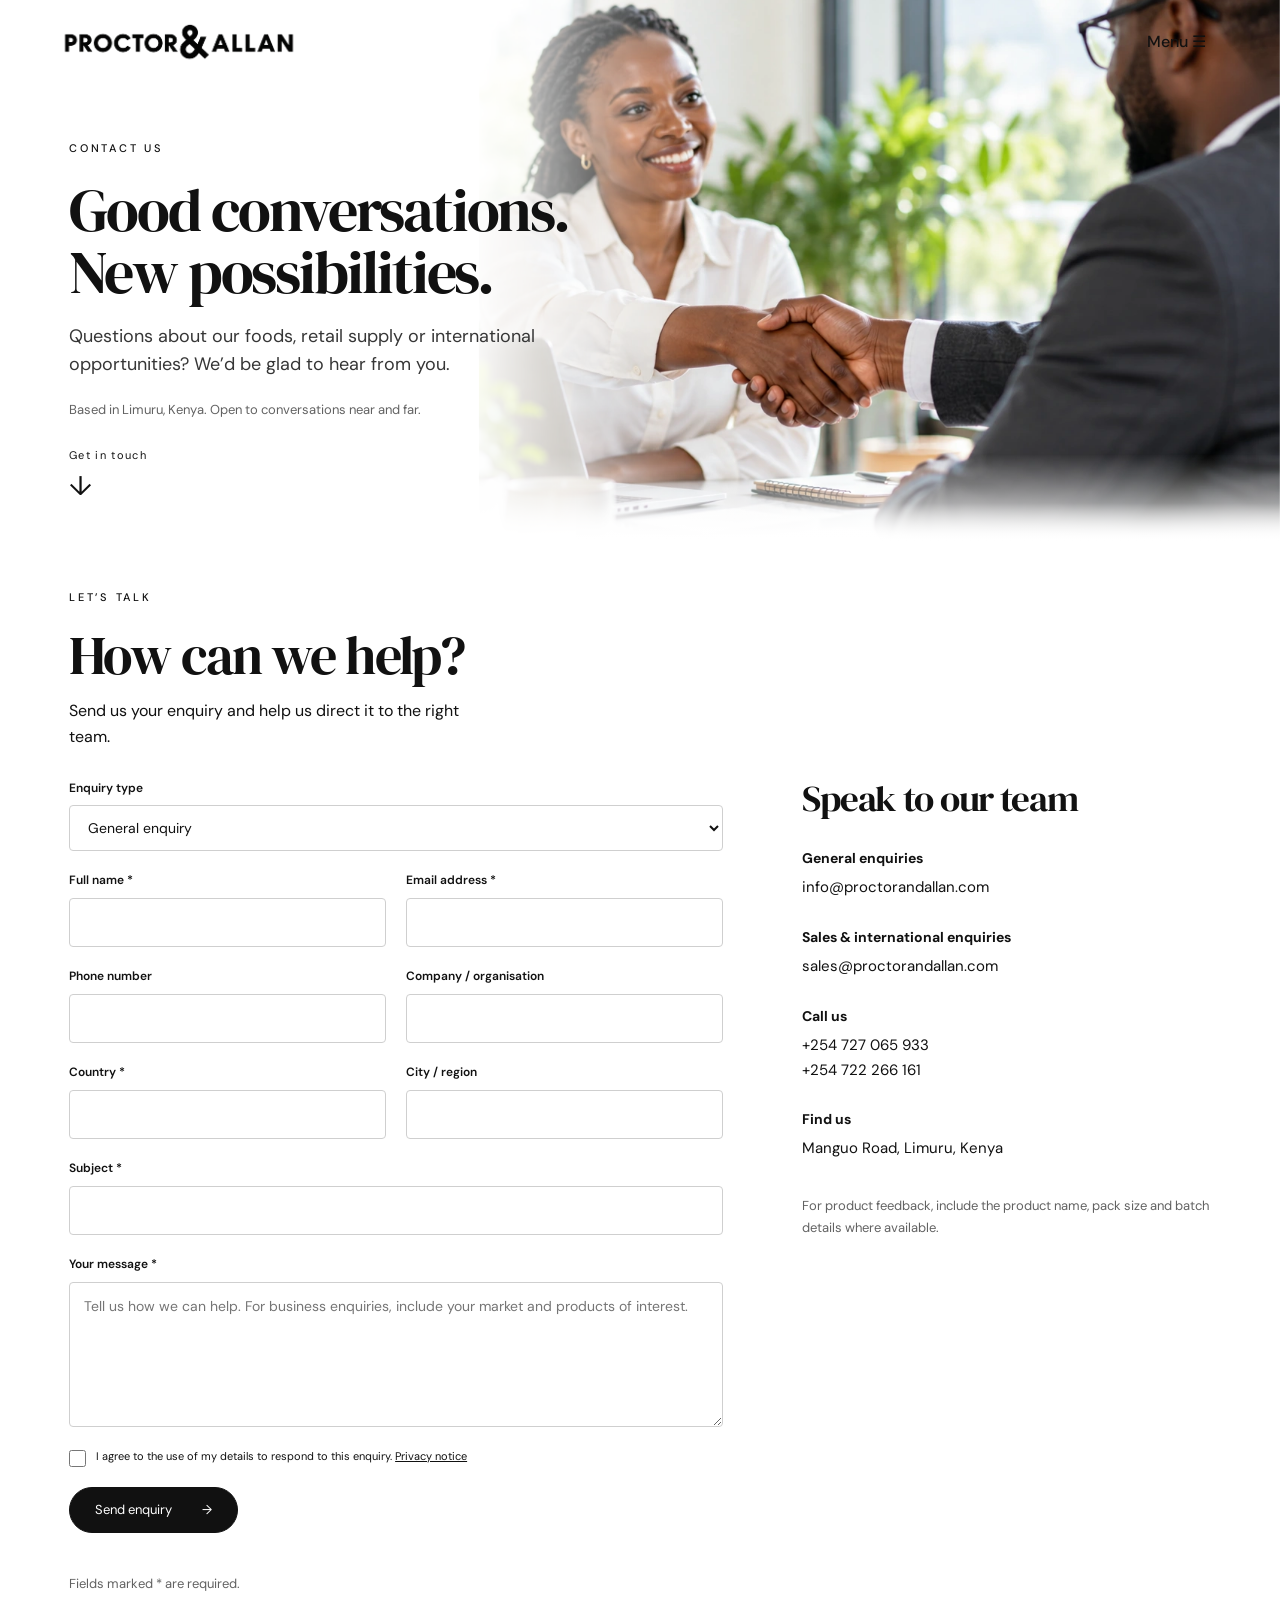
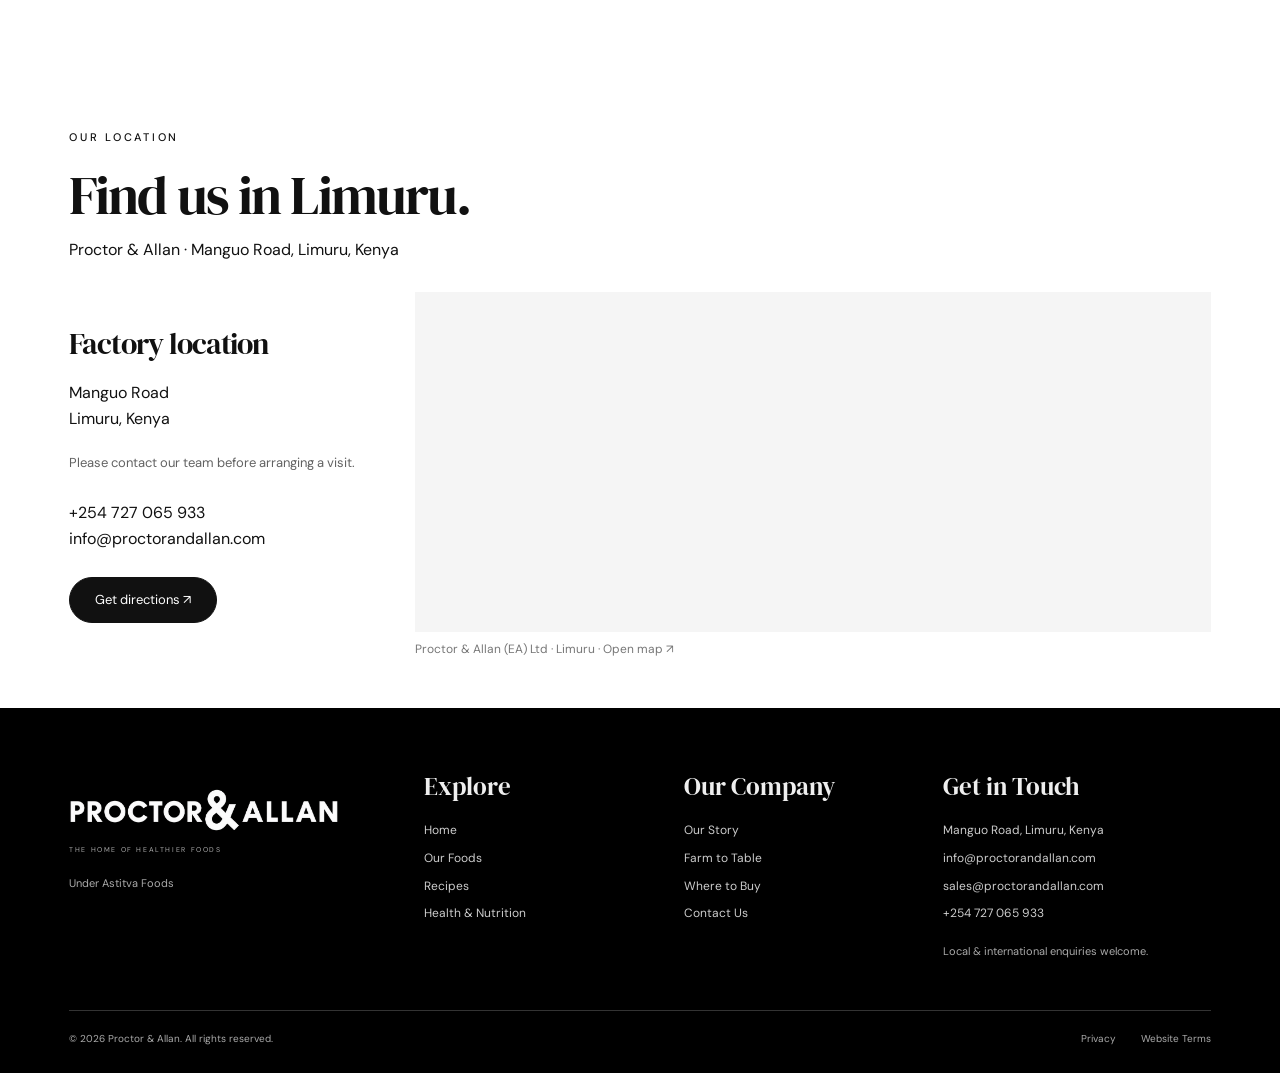
<file: contact/index.html>
<!doctype html><html lang="en"><head><meta charset="utf-8"><meta name="viewport" content="width=device-width,initial-scale=1"><meta name="theme-color" content="#ffffff"><meta name="description" content="Discover Proctor & Allan cereals, oats, porridges and cake mixes. A Kenyan food story continuing under Astitva Foods."><title>Proctor & Allan — Good food. Brighter days.</title><link rel="preconnect" href="https://fonts.googleapis.com"><link rel="preconnect" href="https://fonts.gstatic.com" crossorigin><link href="https://fonts.googleapis.com/css2?family=DM+Sans:wght@400;500;600;700&family=DM+Serif+Display:ital@0;1&display=swap" rel="stylesheet"><link rel="stylesheet" href="../site.css"><script defer src="../site.js"></script></head><body><a class="skip" href="#main">Skip to content</a><header id="header"><a class="logo" href="../" aria-label="Proctor and Allan home"><img src="../assets/approved/official-logo.webp" alt="Proctor & Allan"></a><button class="menu-toggle" aria-expanded="false" aria-controls="navigation">Menu ☰</button><nav id="navigation" aria-label="Main navigation"></nav></header><main id="main"><div class="loading" role="status">Welcome to Proctor & Allan.</div></main><footer id="footer"></footer><noscript>Please enable JavaScript to explore our products. Contact info@proctorandallan.com or +254 727 065 933.</noscript></body></html>
</file>
<file: site.css>
:root{--ink:#111;--muted:#626262;--serif:'DM Serif Display',Georgia,serif;--sans:'DM Sans',Arial,sans-serif}*{box-sizing:border-box}html{scroll-behavior:smooth;scroll-padding-top:100px}body{margin:0;background:#fff;color:var(--ink);font-family:var(--sans);font-size:16px;line-height:1.65}a{color:inherit;text-decoration:none}button,input,select,textarea{font:inherit;touch-action:manipulation}button{cursor:pointer}img{max-width:100%;display:block}h1,h2,h3,p,figure{margin:0}h1,h2,h3{font-family:var(--serif);font-weight:400;line-height:1.04;letter-spacing:-.035em}h1{font-size:clamp(46px,5.2vw,84px)}h2{font-size:clamp(36px,4.2vw,64px)}h3{font-size:30px}p{max-width:65ch}p+p{margin-top:18px}:focus-visible{outline:3px solid #59806a;outline-offset:5px}.skip{position:fixed;left:15px;top:-60px;background:#000;color:#fff;padding:12px;z-index:100}.skip:focus{top:10px}
header{height:96px;padding:20px 4.8%;position:fixed;inset:0 0 auto;display:flex;align-items:center;justify-content:space-between;gap:30px;z-index:30;background:linear-gradient(#fffffff5,#ffffffb0);transition:transform .45s ease,background .3s;backdrop-filter:blur(10px)}header.hidden{transform:translateY(-105%)}header.scrolled{background:#fffffff5}.logo{display:block;position:relative;overflow:hidden;width:258px;height:43px;flex-shrink:0}.logo img{position:absolute;max-width:none;width:111%;left:-5.5%;top:-65%;filter:invert(1)}nav{display:flex;gap:clamp(12px,1.3vw,24px);align-items:center}nav a{font-size:12px;white-space:nowrap;position:relative;padding:10px 0}nav a[aria-current=page]:after{content:'';position:absolute;bottom:3px;height:1px;background:#111;left:0;right:0}.menu-toggle{display:none;border:0;background:none;padding:10px;color:#111}main{min-height:60vh}.eyebrow{font:500 11px/1.5 var(--sans);letter-spacing:.25em;text-transform:uppercase;display:block;margin-bottom:22px}.lede{font-size:clamp(17px,1.5vw,21px);line-height:1.6;color:#363636;margin-top:24px}.muted,.note{color:var(--muted)}.note{font-size:13px;line-height:1.7;margin-top:20px}.btn{display:inline-flex;align-items:center;gap:30px;background:#111;color:#fff;border:1px solid #111;border-radius:40px;padding:13px 25px;font-size:13px;line-height:1.4;transition:background .25s,transform .25s}.btn:hover{background:#333;transform:translateY(-2px)}.btn.outline{background:white;color:#111}.text-link{display:inline-flex;gap:20px;align-items:center;font-size:13px;border-bottom:1px solid #999;padding-bottom:6px}.circle{display:inline-flex;width:34px;height:34px;border:1px solid #999;border-radius:50%;align-items:center;justify-content:center;font-size:20px;flex-shrink:0}
.hero{position:relative;min-height:clamp(610px,53vw,800px);display:flex;align-items:center;padding:160px 5.4% 100px;overflow:hidden;isolation:isolate}.hero-copy{position:relative;z-index:3;width:48%;max-width:720px}.hero-copy .lede{max-width:44ch}.hero-copy .btn{margin-top:32px}.hero-art{position:absolute;z-index:-1;right:0;top:96px;width:63%;height:calc(100% - 96px);overflow:hidden;mask-image:linear-gradient(to right,transparent,#000 22%);-webkit-mask-image:linear-gradient(to right,transparent,#000 22%)}.hero-art:after{content:'';position:absolute;inset:0;background:linear-gradient(0deg,white,transparent 16%)}.hero-art>.crop{height:100%;width:100%}.hero.home .hero-art{top:64px;height:calc(100% - 64px)}.hero.home h1{font-size:clamp(52px,5.7vw,90px)}.scroll-cue{display:flex;flex-direction:column;gap:14px;font-size:11px;letter-spacing:.12em;margin-top:45px;align-items:flex-start}.scroll-cue span{font-size:27px;line-height:1}.crop{position:relative;overflow:hidden;aspect-ratio:var(--ratio,1.5);background:#fff}.crop img{position:absolute;max-width:none;width:var(--iw);height:var(--ih);left:var(--ix);top:var(--iy);object-fit:fill}.fade-left{mask-image:linear-gradient(to right,transparent,#000 16%);-webkit-mask-image:linear-gradient(to right,transparent,#000 16%)}.fade-right{mask-image:linear-gradient(to left,transparent,#000 15%);-webkit-mask-image:linear-gradient(to left,transparent,#000 15%)}
.section{padding:85px 5.4%}.section-head{display:flex;align-items:flex-end;justify-content:space-between;gap:40px;margin-bottom:42px}.section-head p{max-width:430px;margin-top:20px}.section-head .text-link{white-space:nowrap}.split{display:grid;grid-template-columns:1fr 1fr;align-items:center;gap:3%;padding:50px 0}.split>.copy{padding:45px 10% 45px 7%}.split>.copy:first-child{padding-left:11%}.split .lede{font-size:18px}.split h2{font-size:clamp(36px,4vw,62px)}.split .btn,.split .text-link{margin-top:28px}.statements{display:grid;gap:25px;margin-top:34px}.statement h3{font-size:26px;letter-spacing:-.02em;margin-bottom:8px}.statement p{font-size:15px;line-height:1.65}.numbered{display:grid;grid-template-columns:32px 1fr;gap:16px}.numbered>b{font-weight:400;font-size:12px;padding-top:5px}
.range-grid{display:grid;grid-template-columns:repeat(5,minmax(0,1fr));gap:22px}.product-card{display:flex;flex-direction:column;min-width:0}.product-card .num{font-size:11px;letter-spacing:.1em;border-bottom:1px solid #dedede;padding-bottom:12px;margin-bottom:18px}.product-card h3{font-size:clamp(23px,2.2vw,34px);min-height:2.1em}.product-card p{font-size:13px;line-height:1.5;min-height:3.2em;margin:10px 0 0;max-width:25ch}.product-card>.crop{aspect-ratio:.74;margin:12px -6px 20px;transition:transform .5s}.product-card:hover>.crop{transform:translateY(-5px)}.card-foot{display:flex;justify-content:space-between;align-items:center;gap:10px;font-size:9px;text-transform:uppercase;letter-spacing:.09em;padding:10px 0}.filter-row{display:flex;flex-wrap:wrap;gap:10px;margin:28px 0 35px}.filter-row button{border:1px solid #ddd;border-radius:24px;background:white;color:#111;padding:9px 20px;font-size:12px}.filter-row button[aria-pressed=true]{background:#111;color:white;border-color:#111}.search{border:1px solid #ddd;border-radius:30px;padding:13px 20px;width:min(100%,440px);background:#fff}.catalogue-tools{display:flex;align-items:center;justify-content:space-between;gap:20px}.search-label{font-size:12px;display:flex;gap:10px;align-items:center}
.ingredient-grid{display:grid;grid-template-columns:repeat(3,1fr);gap:30px}.ingredient-grid h3{margin-bottom:25px}.ingredient-grid .crop{aspect-ratio:1.65;margin:0 -15px 25px}.ingredient-grid p{font-size:14px;max-width:32ch}.recipe-grid{display:grid;grid-template-columns:repeat(4,minmax(0,1fr));gap:38px 24px}.recipe-card .crop{aspect-ratio:1.36;margin-bottom:15px}.recipe-card h3{font-size:23px;letter-spacing:-.02em;line-height:1.16}.recipe-title{display:flex;gap:10px;justify-content:space-between;align-items:flex-start}.recipe-title .circle{width:27px;height:27px;font-size:16px}.meta{font-size:12px;color:#666;margin-top:8px}.recipe-card time{display:block;font-size:12px;color:#555;margin-top:10px}.recipe-card:hover img,.article-card:hover img{filter:brightness(1.035)}.article-grid{display:grid;grid-template-columns:repeat(2,minmax(0,1fr));gap:60px 36px}.article-card .crop{aspect-ratio:1.78;margin-bottom:22px}.article-card h3{font-size:31px;margin-bottom:14px}.article-card p{font-size:14px;max-width:50ch}.article-card .text-link{margin-top:16px}.centre{text-align:center}.centre p{margin-left:auto;margin-right:auto}
.timeline{display:grid;grid-template-columns:repeat(4,1fr);margin-top:60px}.milestone{position:relative;padding:35px 25px 0 0;border-top:1px solid #111}.milestone:before{content:'';width:10px;height:10px;border-radius:50%;background:#111;position:absolute;top:-6px;left:0}.milestone .date{font:46px/1.1 var(--serif);letter-spacing:-.03em}.milestone h3{font:600 17px/1.5 var(--sans);letter-spacing:0;margin:15px 0}.milestone p{font-size:14px}.timeline-source{font-size:11px;color:#777;margin-top:35px}.grain-tail{height:130px;overflow:hidden;margin-top:25px;mask-image:linear-gradient(transparent,#000 35%)}.grain-tail .crop{height:100%}.retailers{display:grid;grid-template-columns:repeat(4,1fr);align-items:center;gap:7%;padding:65px 0 70px}.retailers img{max-height:80px;width:100%;object-fit:contain}.retailers img:last-child{max-height:55px}.retail-note h3{font:400 24px/1.5 var(--sans);letter-spacing:0}
.contact-layout{display:grid;grid-template-columns:1.6fr 1fr;gap:7%;margin-top:40px}.contact-form{display:grid;gap:20px}.field-row{display:grid;grid-template-columns:1fr 1fr;gap:20px}label{display:block;font-size:12px;font-weight:600}input,select,textarea{display:block;width:100%;background:white;color:#111;border:1px solid #cfcfcf;border-radius:4px;padding:12px 14px;margin-top:7px;font-size:14px;font-weight:400}textarea{resize:vertical;min-height:145px}.contact-form .btn{justify-self:start}.consent{display:flex;gap:10px;align-items:flex-start;font-size:11px;font-weight:400}.consent input{width:17px;height:17px;flex-shrink:0;margin:3px 0 0}.consent a{text-decoration:underline}.contact-info h3{font-size:37px;margin-bottom:30px}.contact-info dl{margin:0;display:grid;gap:26px}.contact-info dt{font-size:14px;font-weight:700;margin-bottom:5px}.contact-info dd{margin:0;font-size:15px;overflow-wrap:anywhere}.contact-info dd a{display:block}.contact-info .note{margin-top:34px}.map-layout{display:grid;grid-template-columns:1fr 2.6fr;gap:40px;align-items:center;margin-top:40px}.map-layout h3{margin-bottom:20px}.map-layout iframe{width:100%;height:440px;border:0;background:#f5f5f5}.map-layout .btn{margin-top:25px}.caption{font-size:12px;color:#777}.map-layout .contacts{margin-top:25px}
.detail-page{padding-top:145px}.breadcrumb{font-size:11px;color:#666;margin-bottom:35px}.breadcrumb a{text-decoration:underline;text-underline-offset:3px}.product-overview{display:grid;grid-template-columns:1fr 1fr;gap:7%;align-items:center}.product-overview .pack{width:100%;height:420px;object-fit:contain}.product-overview h1{font-size:64px}.sizes{display:flex;gap:10px;margin:24px 0}.size{border:1px solid #ddd;border-radius:7px;padding:9px 20px;font-size:13px;background:white}.size[aria-pressed=true]{border-color:#111}.tabs{display:flex;gap:25px;overflow-x:auto;border-bottom:1px solid #ddd;margin:60px 0 35px}.tabs button{background:none;border:0;white-space:nowrap;padding:13px 0;color:#555;font-size:13px;position:relative}.tabs button[aria-selected=true]{color:#111;border-bottom:2px solid #111}.tab-content{min-height:260px;max-width:1000px}.tab-content h2{font-size:36px;margin-bottom:20px}.tab-content h3{font-size:24px;margin:25px 0 12px}.nutrition-table{width:100%;border-collapse:collapse;max-width:760px;margin:25px 0}.nutrition-table th,.nutrition-table td{text-align:left;padding:13px 18px;border-bottom:1px solid #e4e4e4;font-size:14px}.nutrition-table thead th{background:#f6f6f6;font-size:12px}.nutrition-table td:last-child,.nutrition-table thead th:last-child{text-align:right;font-variant-numeric:tabular-nums}.nutrition-table caption{text-align:left;margin-bottom:12px;font-size:13px}.empty-image{height:320px;display:flex;align-items:center;justify-content:center;background:linear-gradient(#fff,#f8f8f6);font:38px var(--serif);text-align:center;padding:30px}.extra-product{margin-top:30px;display:flex;justify-content:space-between;align-items:center;padding:25px 0;gap:20px}.recipe-detail{display:grid;grid-template-columns:1fr 1fr;gap:6%;align-items:start}.recipe-detail .crop{position:sticky;top:110px;aspect-ratio:.85}.recipe-detail h1{font-size:58px}.recipe-detail h2{font-size:29px;margin:35px 0 18px}.recipe-detail ul,.recipe-detail ol{padding-left:22px}.recipe-detail li{margin:10px 0;font-size:15px}.recipe-detail .meta{font-size:13px;margin:25px 0}.article-body{max-width:800px;margin:0 auto}.article-body h1{font-size:65px}.article-body .crop{margin:40px 0;aspect-ratio:1.78}.article-body h2{font-size:32px;margin:35px 0 15px}.article-body a{text-decoration:underline}.alert{padding:20px 0;font-size:15px;max-width:700px}.print-button{background:none;border:0;font-size:12px;text-decoration:underline;margin-top:25px}.loading{padding:200px 6%;font:30px var(--serif)}
footer{background:#000;color:#eee;padding:65px 5.4% 25px}.footer-main{display:grid;grid-template-columns:1.5fr 1fr 1fr 1.4fr;gap:6%;padding-bottom:50px}.footer-main .logo{width:270px;max-width:100%;height:46px;margin-top:15px}.footer-main .logo img{filter:none}.footer-main h3{font-size:25px;margin-bottom:22px;letter-spacing:0}.footer-main a:not(.logo){display:block;font-size:12px;color:#ccc;margin:8px 0;overflow-wrap:anywhere}.footer-main p{font-size:11px;color:#aaa;margin-top:18px}.tagline{font-size:7px!important;letter-spacing:.23em;white-space:nowrap;margin-top:10px!important}.footer-legal{border-top:1px solid #333;padding-top:20px;display:flex;justify-content:space-between;gap:20px;font-size:10px;color:#aaa}.footer-legal div{display:flex;gap:25px}.reveal{animation:appear .8s ease both}@keyframes appear{from{opacity:0;transform:translateY(14px)}to{opacity:1;transform:none}}.no-results{padding:40px 0}
@media(max-width:1180px){header{height:85px;padding:15px 4%;gap:20px}.logo{width:220px;height:38px}nav{gap:13px}nav a{font-size:10px}.hero-art{top:85px;height:calc(100% - 85px)}.range-grid{gap:14px}.product-card h3{font-size:25px}.product-card p{font-size:12px}.footer-main{gap:4%}.recipe-grid{grid-template-columns:repeat(3,1fr)}}
@media(max-width:900px){header{height:78px}.menu-toggle{display:block}.logo{width:230px;height:39px}nav{display:none;position:absolute;top:78px;left:0;right:0;background:#fffffff9;backdrop-filter:blur(12px);padding:25px 6%;box-shadow:0 10px 15px #00000008}nav.open{display:grid;grid-template-columns:1fr 1fr;gap:5px 25px}nav a{font-size:15px;padding:12px 0}header.menu-open{transform:none}.hero{padding-top:130px;min-height:630px}.hero-copy{width:53%}.hero-art{width:66%;top:78px;height:calc(100% - 78px)}.hero h1,.hero.home h1{font-size:58px}.range-grid{grid-template-columns:repeat(3,1fr);gap:35px 20px}.product-card h3{font-size:28px}.product-card>.crop{aspect-ratio:.85}.split{gap:0}.split>.copy{padding:30px 9%}.split h2{font-size:42px}.statement h3{font-size:23px}.statement p{font-size:13px}.section{padding:65px 5%}.contact-layout{grid-template-columns:1.3fr 1fr;gap:5%}.footer-main{grid-template-columns:1.4fr 1fr;gap:40px}.recipe-detail h1,.product-overview h1{font-size:48px}.milestone .date{font-size:38px}.milestone{padding-right:15px}.milestone h3{font-size:14px}.milestone p{font-size:12px}}
@media(max-width:620px){body{font-size:15px}header{padding:15px 6%;height:75px}.logo{width:215px;height:36px}nav{top:75px}.hero{flex-direction:column;align-items:stretch;padding:118px 6% 0;min-height:0;gap:25px}.hero-copy{width:100%;max-width:none}.hero h1,.hero.home h1{font-size:49px}.hero .eyebrow{margin-bottom:18px}.hero .lede{font-size:16px;margin-top:20px;max-width:100%}.hero-art,.hero.home .hero-art{position:relative;right:auto;top:auto;width:calc(100% + 13.6%);margin-left:-6.8%;height:310px;min-height:310px;z-index:0;mask-image:linear-gradient(to bottom,transparent,#000 10%,#000 85%,transparent);-webkit-mask-image:linear-gradient(to bottom,transparent,#000 10%,#000 85%,transparent)}.hero.home .hero-art{height:350px;min-height:350px}.hero-art:after{display:none}.scroll-cue{margin-top:25px;font-size:10px;flex-direction:row;align-items:center}.hero-copy .btn{margin-top:24px}.section{padding:48px 6%}.section-head{display:block;margin-bottom:30px}.section-head .text-link{margin-top:22px}.eyebrow{font-size:10px}h2{font-size:39px}.range-grid{grid-template-columns:repeat(2,minmax(0,1fr));gap:30px 17px}.product-card h3{font-size:25px;min-height:2.1em}.product-card p{font-size:12px;min-height:4em}.product-card>.crop{aspect-ratio:.76;margin:0 -6px 7px}.card-foot{font-size:8px;letter-spacing:0}.product-card .circle{width:27px;height:27px}.product-card:last-child{grid-column:1 / -1;width:65%;justify-self:center}.split{grid-template-columns:1fr;gap:0;padding:20px 0}.split>.copy,.split>.copy:first-child{padding:30px 6%}.split .crop{aspect-ratio:1.22}.split h2{font-size:42px}.split .lede{font-size:16px}.statements{gap:24px;margin-top:30px}.statement p{font-size:14px}.ingredient-grid{gap:30px;grid-template-columns:1fr}.ingredient-grid h3{font-size:29px;margin-bottom:15px}.ingredient-grid .crop{aspect-ratio:2;margin-bottom:15px}.ingredient-grid p{max-width:none}.recipe-grid{grid-template-columns:repeat(2,minmax(0,1fr));gap:30px 15px}.recipe-card .crop{aspect-ratio:1.1}.recipe-card h3{font-size:22px}.recipe-title .circle{display:none}.recipe-card .meta,.recipe-card time{font-size:11px}.filter-row{gap:8px;margin:20px 0 28px}.filter-row button{padding:8px 14px;font-size:11px}.catalogue-tools{display:block}.search-label{margin-top:20px;display:block}.search{width:100%;margin-top:8px}.article-grid{grid-template-columns:1fr;gap:40px}.article-card h3{font-size:28px}.timeline{grid-template-columns:1fr;margin-left:7px;border-left:1px solid #111}.milestone{border-top:0;padding:0 0 35px 30px}.milestone:before{top:14px;left:-5px}.milestone .date{font-size:44px}.milestone h3{font-size:17px;margin:10px 0}.milestone p{font-size:14px}.grain-tail{height:100px}.retailers{grid-template-columns:1fr 1fr;gap:40px 12%;padding:40px 0 45px}.retailers img{height:65px}.retailers img:last-child{height:45px}.retail-note h3{font-size:21px}.contact-layout{grid-template-columns:1fr;gap:55px}.contact-form{gap:18px}.field-row{gap:15px}.contact-info h3{font-size:34px}.map-layout{grid-template-columns:1fr;gap:30px}.map-layout iframe{height:340px}.product-overview{grid-template-columns:1fr;gap:30px}.product-overview .pack{height:310px}.detail-page{padding-top:115px}.product-overview h1{font-size:48px}.tabs{gap:23px;margin-top:40px}.tab-content h2{font-size:32px}.nutrition-table th,.nutrition-table td{padding:12px 8px;font-size:13px}.recipe-detail{grid-template-columns:1fr;gap:35px}.recipe-detail .crop{position:relative;top:auto;aspect-ratio:1.2}.recipe-detail h1{font-size:45px}.article-body h1{font-size:46px}.extra-product{align-items:flex-start}.extra-product h3{font-size:27px}.extra-product .text-link{font-size:11px;white-space:nowrap}.footer-main{grid-template-columns:1fr 1fr;gap:35px 25px}.footer-main>div:first-child,.footer-main>div:last-child{grid-column:1 / -1}.footer-main .logo{width:260px;height:44px;margin-top:0}.footer-main h3{font-size:26px}.footer-main a:not(.logo){font-size:13px}.footer-main p{font-size:12px}footer{padding:48px 6% 25px}.footer-main{padding-bottom:35px}.footer-legal{display:block;font-size:10px}.footer-legal div{margin-top:17px;gap:25px}.note{font-size:12px}}
@media(prefers-reduced-motion:reduce){html{scroll-behavior:auto}*,*:before,*:after{animation:none!important;transition:none!important}}@media print{header,footer,.print-button,.btn,.breadcrumb{display:none}.detail-page{padding-top:0}.recipe-detail{display:block}.recipe-detail>.crop{display:none}body{font-size:12pt}}

/* The navigation overlays the hero without a separate painted strip. */
header,header.scrolled{background:transparent;backdrop-filter:none;-webkit-backdrop-filter:none;box-shadow:none}
header .logo{mix-blend-mode:multiply}
@media(min-width:621px){.hero .hero-art,.hero.home .hero-art{top:0;height:100%}}
/* Match the approved editorial proportions: preserve subjects, compact whitespace. */
.section{padding-top:56px;padding-bottom:56px}
.section-head{margin-bottom:30px}
.hero{min-height:clamp(530px,45vw,720px);padding-top:130px;padding-bottom:65px}
.hero-copy .lede{max-width:42ch}
.hero-art{width:64%}
.split{gap:0;padding:26px 0}
.split.image-left{grid-template-columns:var(--art-share) minmax(0,1fr)}
.split.image-right{grid-template-columns:minmax(0,1fr) var(--art-share)}
.split>.crop{aspect-ratio:var(--native-ratio);height:auto;max-height:640px}
.split>.copy,.split>.copy:first-child{padding:30px 8%}
.split.image-right>.copy:first-child{padding-left:13%}
.split h2{font-size:clamp(39px,4.6vw,70px)}
.split .lede{font-size:clamp(16px,1.45vw,21px);line-height:1.6}
.split .statements:empty{display:none}
.split.image-family>.crop,.split.image-home-nutrition>.crop,.split.image-farmer>.crop,.split.image-quality>.crop{mask-image:none;-webkit-mask-image:none}
.everyday-habits{list-style:none;padding:0;margin:26px 0}
.everyday-habits li{font-size:clamp(15px,1.3vw,19px);padding:10px 0}
.feature-caption{font-size:11px;letter-spacing:.10em;line-height:1.8;color:#444;margin-top:34px}
.product-card>.crop{aspect-ratio:var(--native-ratio);margin:10px -6px 14px}
.product-card h3{min-height:2em}
.product-card p{min-height:3em}
.card-foot{padding-top:5px}
.ingredient-grid .crop{aspect-ratio:var(--native-ratio)}
.home-retailers{padding-top:0;padding-bottom:20px}
.home-retailers .retailers{padding-top:20px;padding-bottom:20px}
.home-heritage{display:grid;grid-template-columns:48% 52%;align-items:center;padding:35px 5.4%;gap:2%}
.home-heritage .copy{padding:20px 6% 20px 0}
.home-heritage h2{font-size:clamp(39px,4.6vw,70px)}
.home-heritage .btn{margin-top:28px}
.heritage-route{position:relative;padding:12px 0 145px 4%;min-height:450px}
.heritage-era strong{font:48px/1.1 var(--serif);letter-spacing:-.04em}
.heritage-era p{font-size:14px;margin-top:6px}
.heritage-places{font:clamp(24px,2.6vw,39px)/1.3 var(--serif);letter-spacing:-.04em;margin:30px 0 25px 8%;padding-top:15px}
.heritage-places small{display:block;font:14px/1.8 var(--sans);letter-spacing:0;margin-top:10px}
.heritage-era.present{margin-left:48%}
.heritage-grains{position:absolute;bottom:0;left:0;right:0;height:150px!important;mask-image:linear-gradient(transparent,#000 20%);-webkit-mask-image:linear-gradient(transparent,#000 20%)}
.statements{gap:22px;margin-top:28px}
@media(min-width:1500px){.split>.crop{max-height:700px}.split .copy{max-width:760px}.hero{min-height:680px}}
@media(min-width:621px) and (max-width:1000px){.hero{min-height:540px}.hero-copy{width:49%}.hero h1,.hero.home h1{font-size:clamp(42px,5.4vw,58px)}.split h2{font-size:clamp(35px,4.6vw,46px)}.split>.copy,.split>.copy:first-child{padding:20px 7%}.statement h3{font-size:22px}.statement p{font-size:13px}.split>.crop{max-height:560px}.feature-caption{margin-top:23px}.home-heritage{grid-template-columns:1fr 1fr}.heritage-places{font-size:25px}.heritage-era strong{font-size:40px}.heritage-era.present{margin-left:32%}}
@media(max-width:620px){.hero{min-height:0;padding:110px 6% 0}.hero-copy{width:100%}.hero-art,.hero.home .hero-art{height:auto;min-height:0;aspect-ratio:var(--hero-ratio);mask-image:linear-gradient(to bottom,transparent,#000 5%,#000 92%,transparent);-webkit-mask-image:linear-gradient(to bottom,transparent,#000 5%,#000 92%,transparent)}.hero-art>.crop{height:100%;width:100%}.hero-copy .lede{max-width:100%}.section{padding:38px 6%}.split,.split.image-left,.split.image-right{display:flex;flex-direction:column;padding:16px 0;gap:0}.split>.copy,.split>.copy:first-child,.split.image-right>.copy:first-child{width:100%;padding:25px 6%}.split>.crop{width:100%;height:auto;aspect-ratio:var(--native-ratio);max-height:none}.split.image-right>.copy{order:1}.split.image-right>.crop{order:0}.split h2{font-size:40px}.split .lede{font-size:16px}.split .statements{gap:22px}.everyday-habits{margin:20px 0}.everyday-habits li{padding:8px 0}.feature-caption{margin-top:23px}.home-heritage{grid-template-columns:1fr;padding:28px 6%;gap:20px}.home-heritage .copy{padding:0}.home-heritage h2{font-size:40px}.heritage-route{min-height:410px;padding-left:0}.heritage-places{font-size:29px;margin-left:3%}.heritage-era.present{margin-left:40%}.heritage-era strong{font-size:44px}.product-card>.crop{aspect-ratio:var(--native-ratio);margin-bottom:10px}.product-card h3{min-height:2.1em}.product-card p{min-height:4em}.home-retailers{padding-top:0;padding-bottom:12px}.home-retailers .retailers{padding:15px 0}}

.home-heritage{grid-template-columns:minmax(0,46fr) minmax(0,52fr)} .image-home-nutrition .everyday-habits{margin:20px 0}.image-home-nutrition .everyday-habits li{padding:6px 0}.image-home-nutrition .feature-caption{margin-top:22px}@media(max-width:620px){.home-heritage{grid-template-columns:1fr}}

html,body{overflow-x:clip}.hero-art .crop:after{content:'';position:absolute;inset:0;background:linear-gradient(to top,#fff,transparent 7%);pointer-events:none}@media(min-width:621px){.hero-art{mask-image:linear-gradient(to right,transparent,#000 28%);-webkit-mask-image:linear-gradient(to right,transparent,#000 28%)}}

/* Supplied approved homepage compositions, displayed in full without cropping. */
.approved-home-desktop section{position:relative;width:100%;margin:0;padding:0;line-height:0}
.approved-home-desktop img{width:100%;height:auto;max-width:none;display:block}
.approved-hotspot{position:absolute;display:block;border-radius:999px;line-height:normal}
.approved-hotspot:hover{box-shadow:0 0 0 2px #555; background:#ffffff0a}
.approved-hotspot:focus-visible{outline:3px solid #59806a;outline-offset:5px}
.nutrition-hotspot{left:66.4%;top:74%;width:21.8%;height:6.2%}
.story-hotspot{left:4.9%;top:63.5%;width:18.1%;height:7%}
.approved-home-mobile{display:none}
@media(max-width:620px){.approved-home-desktop{display:none}.approved-home-mobile{display:block}}

/* Restore the supplied full-width farm composition without re-cropping. */
.approved-field-desktop{position:relative;width:100%;margin:0;padding:0;line-height:0}.approved-field-desktop>img{display:block;width:100%;height:auto;max-width:none}.field-hotspot{left:5.6%;top:56.5%;width:19%;height:6.2%}.approved-field-mobile{display:none}@media(max-width:620px){.approved-field-desktop{display:none}.approved-field-mobile{display:block}}

.approved-panel-desktop{position:relative;width:100%;margin:0;padding:0;line-height:0}.approved-panel-desktop>img{width:100%;height:auto;display:block;max-width:none}.family-hotspot{left:66.2%;top:54.5%;width:17.8%;height:6.2%}.recipe-all-hotspot{left:63%;top:25.4%;width:17.2%;height:6.1%}.recipe-item-hotspot{top:83%;height:11%;width:31%}.recipe-item-0{left:3%}.recipe-item-1{left:35%}.recipe-item-2{left:67%}.approved-panel-mobile{display:none}@media(max-width:620px){.approved-panel-desktop{display:none}.approved-panel-mobile{display:block}}

/* Original approved compositions, proportionally scaled as one scene. */
.restored-slide{position:relative;width:100%;line-height:0;margin:0;padding:0}.restored-slide>img{display:block;width:100%;height:auto;max-width:none}.restored-mobile{display:none}.restored-foods-hero>img{clip-path:inset(13% 0 0)}.restored-foods-link{left:5.4%;top:62%;width:17.5%;height:6.5%}.restored-journey-link{left:72%;top:80%;width:19%;height:8%}@media(max-width:620px){.restored-slide{display:none}.restored-mobile{display:block}}

/* Reserve approved slide space before deferred images arrive. */
.approved-panel-desktop>img{aspect-ratio:1585/992}.restored-foods-hero>img{aspect-ratio:1586/992}.restored-pancakes>img{aspect-ratio:1681/936}.restored-chapter>img{aspect-ratio:1729/910}.restored-timeline-approved>img{aspect-ratio:1672/941}.restored-journey-home-approved>img{aspect-ratio:1774/887}
/* Product-first recipe discovery. */
.recipe-product-tabs{display:grid;grid-template-columns:repeat(7,minmax(0,1fr));border-block:1px solid #dedede;margin:36px 0 20px}
.recipe-product-tabs button{border:0;border-right:1px solid #e5e5e5;background:#fff;color:#111;text-align:left;padding:22px 14px;min-height:98px;transition:background .2s,color .2s}
.recipe-product-tabs button:last-child{border-right:0}.recipe-product-tabs button[aria-pressed=true]{background:#111;color:#fff}.recipe-product-tabs span{display:block;font:21px/1.15 var(--serif);letter-spacing:-.025em}.recipe-product-tabs small{display:block;font-size:11px;margin-top:10px;opacity:.72}
.recipe-category-tabs{margin:22px 0 26px}.recipe-category-tabs button{padding:9px 19px}
.recipe-refine{display:grid;grid-template-columns:1fr 1.3fr 1.2fr 1fr 1.4fr;gap:15px;padding-bottom:25px;border-bottom:1px solid #e5e5e5}.recipe-refine label{font-size:11px;font-weight:500;letter-spacing:.03em;display:flex;flex-direction:column;gap:8px}.recipe-refine select,.recipe-refine input{min-width:0;width:100%;padding:12px 10px;border:1px solid #d5d5d5;border-radius:4px;background:#fff;color:#111;font-size:12px;height:45px}
.recipe-results-bar{display:flex;justify-content:space-between;align-items:center;gap:20px;margin-top:22px;font-size:13px}.recipe-results-bar button{border:0;background:none;font-size:12px;cursor:pointer}.recipe-context{font-size:12px;line-height:1.7;color:#666;margin-top:15px;max-width:100ch}
.recipe-product-group{padding-top:48px}.recipe-group-title{display:flex;justify-content:space-between;align-items:end;margin-bottom:26px;padding-bottom:18px;border-bottom:1px solid #d9d9d9;gap:20px}.recipe-group-title h3{font-size:35px}.recipe-group-title .eyebrow{margin-bottom:10px;font-size:9px}.recipe-group-title>span{font-size:12px;white-space:nowrap;color:#666}.recipe-product-group .recipe-grid{grid-template-columns:repeat(3,minmax(0,1fr));gap:40px 25px}.recipe-timing{font-size:12px;color:#444;line-height:1.7;margin-top:9px}.recipe-age{font-size:10px;letter-spacing:.03em;color:#666;line-height:1.6;margin-top:7px}.recipe-product-group .recipe-card h3{font-size:27px}.recipe-product-group .recipe-card>.crop{aspect-ratio:1.36}
.recipe-empty{padding:60px 0}.recipe-empty h3{margin-bottom:16px}.recipe-guidance{border-top:1px solid #ddd;margin-top:50px;padding-top:22px;font-size:13px;line-height:1.8}.recipe-guidance summary{font-size:15px;cursor:pointer}.recipe-guidance p{margin-top:18px;max-width:100ch}.recipe-feature{padding-block:45px}.recipe-feature .btn{margin-top:25px}.recipe-feature p:not(.lede){margin-top:20px}.recipe-feature .recipe-detail{align-items:center}
.recipe-badges{display:flex;flex-wrap:wrap;gap:7px;margin:20px 0 30px}.recipe-badges span{border:1px solid #ddd;font-size:10px;border-radius:20px;padding:5px 12px}.recipe-options{display:grid;gap:22px;margin-bottom:30px}.recipe-options h3{font-size:24px;margin-bottom:8px}.recipe-options p{font-size:15px;line-height:1.7}.recipe-detail article h2{font-size:33px;margin-top:35px;margin-bottom:16px}.recipe-detail article ul,.recipe-detail article ol{padding-left:23px}.recipe-detail article li{margin-bottom:13px}.recipe-detail article li::marker{color:#666}.recipe-back{margin-top:40px;border-top:1px solid #ddd;padding-top:30px}
/* Retailers are local images, not external shopping links. */
.retailer-ribbon{margin:35px 0;overflow:hidden}.retailer-controls{display:flex;justify-content:space-between;align-items:center;gap:20px;margin-bottom:20px;color:#555;font-size:12px}.retailer-controls button{font-size:11px;border:1px solid #bbb;border-radius:25px;padding:7px 15px;background:#fff;color:#111}.retailer-window{overflow:hidden;mask-image:linear-gradient(90deg,transparent,#000 3%,#000 97%,transparent)}.retailer-track{display:flex;width:max-content;animation:retailer-drift 42s linear infinite}.retailer-set{display:flex;align-items:center;gap:42px;padding-right:42px}.retail-brand{width:155px;height:85px;display:flex;align-items:center;justify-content:center;flex:0 0 155px}.retail-brand img{width:100%;height:65px;object-fit:contain;max-width:155px}.retailer-ribbon:hover .retailer-track,.retailer-ribbon:focus-within .retailer-track,.retailer-ribbon.paused .retailer-track{animation-play-state:paused}
@keyframes retailer-drift{to{transform:translateX(-50%)}}
@media(min-width:1500px){.recipe-product-group .recipe-grid{grid-template-columns:repeat(4,minmax(0,1fr))}}
@media(max-width:1000px){.recipe-product-tabs{grid-template-columns:repeat(4,minmax(0,1fr))}.recipe-product-tabs button{border-bottom:1px solid #e5e5e5}.recipe-refine{grid-template-columns:repeat(3,minmax(0,1fr))}.recipe-product-group .recipe-card h3{font-size:23px}}
@media(max-width:620px){.recipe-product-tabs{grid-template-columns:repeat(2,minmax(0,1fr));margin-top:25px}.recipe-product-tabs button{min-height:78px;padding:16px}.recipe-product-tabs span{font-size:21px}.recipe-refine{grid-template-columns:repeat(2,minmax(0,1fr));gap:14px 10px}.recipe-library-search{grid-column:1/-1}.recipe-refine select,.recipe-refine input{font-size:12px}.recipe-product-group .recipe-grid{grid-template-columns:repeat(2,minmax(0,1fr));gap:30px 15px}.recipe-product-group .recipe-card h3{font-size:21px}.recipe-product-group{padding-top:35px}.recipe-group-title h3{font-size:29px}.recipe-age{font-size:9px}.recipe-timing{font-size:11px}.recipe-results-bar{font-size:12px}.recipe-context{font-size:11px}.recipe-options h3{font-size:23px}.retail-brand{width:125px;flex-basis:125px;height:70px}.retail-brand img{max-width:125px;height:55px}.retailer-set{gap:30px;padding-right:30px}.retailer-controls{font-size:10px}.retailer-controls button{font-size:10px}.recipe-guidance{font-size:12px}.recipe-guidance summary{font-size:14px}}
@media(prefers-reduced-motion:reduce){.retailer-track{animation:none;transform:none}.retailer-window{overflow-x:auto;mask-image:none}.retailer-set[aria-hidden=true]{display:none}.retailer-controls button{display:none}}

.retail-brand img[src*='cleanshelf-new'],.retail-brand img[src*='retailer-jaza'],.retail-brand img[src*='retailer-magunas'],.retail-brand img[src*='retailer-greenspoon'],.retail-brand img[src*='skymart-kenya']{height:85px;object-fit:cover}@media(max-width:620px){.retail-brand img[src*='cleanshelf-new'],.retail-brand img[src*='retailer-jaza'],.retail-brand img[src*='retailer-magunas'],.retail-brand img[src*='retailer-greenspoon'],.retail-brand img[src*='skymart-kenya']{height:70px}}
/* The supplied illustrated recipes remain complete and uncropped. */
.illustrated-recipe-page{max-width:1240px;margin-inline:auto;padding-top:135px}.illustrated-guide-toolbar{display:flex;justify-content:space-between;align-items:end;gap:30px;margin:25px 0 30px}.illustrated-guide-toolbar h1{font-size:clamp(34px,4.2vw,60px)}.illustrated-guide-toolbar .eyebrow{font-size:9px;margin-bottom:12px}.illustrated-guide-toolbar .text-link{font-size:12px;white-space:nowrap}.illustrated-poster{width:100%;max-width:1100px;margin:0 auto;line-height:0;background:#fff}.illustrated-poster a{display:block;cursor:zoom-in}.illustrated-poster img{position:static;display:block;width:100%;height:auto;max-width:100%;object-fit:contain;aspect-ratio:auto}.poster-ingredient-note{font-size:12px;line-height:1.8;color:#555;border-left:2px solid #999;padding-left:15px;margin:20px 0;max-width:100ch}.poster-reading-tools{display:flex;justify-content:space-between;align-items:center;gap:20px;border-block:1px solid #ddd;padding:22px 0;margin-top:28px}.poster-reading-tools .print-button{margin:0}.poster-readable{margin-top:30px;border-bottom:1px solid #ddd;padding-bottom:25px}.poster-readable>summary{cursor:pointer;font-size:16px;padding:12px 0}.poster-readable .detail-page{padding:30px 0 0}.poster-readable .breadcrumb,.poster-readable .recipe-detail>figure,.poster-readable .recipe-back{display:none}.poster-readable .recipe-detail{display:block}.poster-readable article{max-width:780px;margin:auto}.poster-readable article h1{font-size:39px}.poster-readable article .print-button{display:none}.recipe-guide-label{display:inline-block;font-size:10px;letter-spacing:.04em;border-bottom:1px solid #bbb;margin-top:10px;padding-bottom:3px}.illustrated-feature{display:grid;grid-template-columns:38% 58%;gap:4%;align-items:center;border-top:1px solid #eee}.illustrated-feature h2{font-size:clamp(34px,3.6vw,56px)}.illustrated-feature .btn{margin-top:28px}.illustrated-feature-art{display:block;line-height:0}.illustrated-feature-art img{width:100%;height:auto;display:block;object-fit:contain}.illustrated-feature-head{padding-right:5%}
@media(max-width:620px){.illustrated-recipe-page{padding:110px 4% 35px}.illustrated-guide-toolbar{display:block;margin:15px 2% 25px}.illustrated-guide-toolbar .text-link{margin-top:18px}.illustrated-guide-toolbar h1{font-size:36px}.poster-reading-tools{font-size:11px;gap:12px;padding:18px 0}.poster-reading-tools .text-link{font-size:11px;gap:5px}.poster-reading-tools .print-button{font-size:11px}.poster-ingredient-note{font-size:11px;margin-inline:2%}.poster-readable>summary{font-size:14px}.poster-readable article h1{font-size:34px}.illustrated-feature{grid-template-columns:1fr;gap:25px}.illustrated-feature-head{padding:0}.illustrated-feature-art{width:100%}}
@media print{.illustrated-recipe-page{padding:0;max-width:100%}.illustrated-guide-toolbar,.poster-reading-tools,.poster-readable,.illustrated-recipe-page .recipe-back{display:none!important}.illustrated-poster{max-width:100%;break-inside:avoid}.illustrated-poster img{width:100%;height:auto;max-height:245mm;object-fit:contain}.poster-ingredient-note{font-size:8pt;line-height:1.4}}
.integrated-recipe{max-width:1320px;margin:auto;padding:120px 4.5% 60px;color:#24201b}
.integrated-recipe-crumb{font-size:12px;color:#666;padding:20px 0 25px}.integrated-recipe-crumb a{text-decoration:underline;text-underline-offset:4px}
.integrated-recipe-hero{display:grid;grid-template-columns:45% 55%;align-items:center;gap:0}.integrated-recipe-intro{padding:20px 7% 25px 0}.integrated-recipe-intro .eyebrow{font-size:10px;letter-spacing:.17em}.integrated-recipe-intro h1{font-family:var(--sans);font-size:clamp(40px,5.4vw,73px);font-weight:700;letter-spacing:-.055em;line-height:1.02;color:#392a1c}.integrated-recipe-intro .lede{font-size:17px;line-height:1.65;margin-top:22px}.integrated-recipe-intro .recipe-badges{margin:20px 0}.integrated-recipe-intro .text-link{margin-top:8px}.integrated-recipe-hero>.crop{width:100%;aspect-ratio:1.23;mask-image:linear-gradient(90deg,transparent,#000 5%);-webkit-mask-image:linear-gradient(90deg,transparent,#000 5%)}
.integrated-recipe-timings{display:grid;grid-template-columns:repeat(auto-fit,minmax(130px,1fr));border-block:1px solid #ded6c9;margin:22px 0 38px;padding:20px 0}.integrated-recipe-timings>div{padding:0 20px;border-right:1px solid #ded6c9}.integrated-recipe-timings>div:last-child{border:0}.integrated-recipe-timings span{display:block;font-size:10px;letter-spacing:.08em;text-transform:uppercase;color:#665c50}.integrated-recipe-timings strong{display:block;font-size:19px;font-weight:600;line-height:1.4;margin-top:7px;color:#493320}
.integrated-recipe-body{display:grid;grid-template-columns:minmax(0,36%) minmax(0,64%);gap:0}.integrated-recipe-body h2,.integrated-recipe-options>h2,.integrated-serving-ideas>h2{font:700 27px/1.15 var(--sans);letter-spacing:.015em;text-transform:uppercase;color:#364027;margin-bottom:24px}.recipe-ingredients{background:#fbf8f1;padding:28px 24px;border-radius:15px;align-self:start}.recipe-ingredients h2{margin-bottom:9px}.ingredient-check-hint{font-size:11px;color:#756d60;margin-bottom:15px}.recipe-ingredients ul{list-style:none;margin:0;padding:0}.recipe-ingredients li{padding:9px 0;border-bottom:1px solid #e9e2d5}.recipe-ingredients li:last-child{border:0}.recipe-ingredients label{display:grid;grid-template-columns:20px 78px minmax(0,1fr);gap:12px;align-items:center;cursor:pointer;position:relative;min-height:72px}.recipe-ingredients .without-picture label{grid-template-columns:20px minmax(0,1fr);padding-block:10px}.recipe-ingredients input{position:absolute;width:1px;height:1px;opacity:0}.ingredient-check-mark{width:17px;height:17px;border:1px solid #a69782;border-radius:50%;display:block}.recipe-ingredients input:checked~.ingredient-check-mark{background:#34452d;border-color:#34452d;box-shadow:inset 0 0 0 3px #fbf8f1}.recipe-ingredients input:focus-visible~.ingredient-check-mark{outline:2px solid #537742;outline-offset:4px}.recipe-ingredients input:checked~.ingredient-text{text-decoration:line-through;color:#817a6f}.ingredient-picture{width:78px;height:67px;aspect-ratio:auto;background:#fbf8f1;border-radius:8px}.ingredient-text{font-size:14px;line-height:1.6}
.recipe-method{padding:28px 0 0 30px}.recipe-method ol{list-style:none;padding:0;margin:0;counter-reset:method}.recipe-method li{display:grid;grid-template-columns:30px 128px minmax(0,1fr);gap:16px;align-items:start;padding:0 0 26px;margin:0 0 22px;border-bottom:1px solid #eee8df}.recipe-method li:not(:has(.method-picture)){grid-template-columns:30px minmax(0,1fr)}.recipe-method li:last-child{margin-bottom:0;border:0}.method-number{width:29px;height:29px;border-radius:50%;background:#a96526;color:#fff;display:flex;align-items:center;justify-content:center;font-size:16px;line-height:1;font-weight:600;margin-top:3px}.method-picture{width:128px;height:100px;aspect-ratio:auto;border-radius:10px;background:#faf7f1}.method-instruction h3{font:700 16px/1.3 var(--sans);text-transform:uppercase;letter-spacing:.02em;margin:3px 0 10px;color:#54381e}.method-instruction p{font-size:15px;line-height:1.7}
.integrated-serving-ideas{padding-top:40px}.integrated-serving-ideas>div{display:grid;grid-template-columns:repeat(4,minmax(0,1fr));gap:22px}.integrated-serving-ideas .serving-picture{aspect-ratio:1.3;border-radius:12px;margin-bottom:12px}.integrated-serving-ideas figcaption{font-size:13px;text-align:center;line-height:1.5}
.integrated-recipe-options{margin-top:38px;padding-top:28px;border-top:1px solid #ddd5c7}.integrated-recipe-options>div{display:grid;grid-template-columns:1fr 1fr;gap:24px 35px}.integrated-recipe-options h3{font:600 18px/1.3 var(--sans);margin-bottom:10px;color:#35422b}.integrated-recipe-options p{font-size:14px;line-height:1.75}.integrated-recipe-notes{border-top:1px solid #e6e0d5;margin-top:32px;padding-top:22px;font-size:11px;line-height:1.8;color:#6a655d}.integrated-recipe-notes p{max-width:110ch}.integrated-recipe-actions{display:flex;justify-content:space-between;align-items:center;gap:25px;margin-top:26px}.integrated-recipe-actions .print-button{margin:0}.integrated-recipe-feature{display:grid;grid-template-columns:43% 53%;gap:4%;align-items:center}.integrated-recipe-feature h2{font-size:clamp(36px,4vw,62px)}.integrated-recipe-feature .btn{margin-top:25px}.integrated-recipe-feature>.crop{aspect-ratio:1.23;mask-image:linear-gradient(90deg,transparent,#000 5%);-webkit-mask-image:linear-gradient(90deg,transparent,#000 5%)}
@media(max-width:1000px){.integrated-recipe{padding-inline:4%}.integrated-recipe-intro h1{font-size:49px}.integrated-recipe-intro .lede{font-size:15px}.recipe-ingredients{padding:22px 18px}.recipe-ingredients label{grid-template-columns:17px 60px minmax(0,1fr);gap:9px}.ingredient-picture{width:60px;height:59px}.ingredient-text{font-size:13px}.recipe-method{padding-left:24px}.recipe-method li{grid-template-columns:27px 100px minmax(0,1fr);gap:12px}.method-picture{width:100px;height:85px}.method-instruction p{font-size:14px}.method-instruction h3{font-size:15px}}
@media(max-width:700px){.integrated-recipe{padding:100px 5% 40px}.integrated-recipe-crumb{font-size:11px;padding-bottom:18px}.integrated-recipe-hero{grid-template-columns:1fr}.integrated-recipe-intro{padding:10px 0 20px}.integrated-recipe-intro h1{font-size:43px;max-width:16ch}.integrated-recipe-intro .lede{font-size:16px}.integrated-recipe-hero>.crop{aspect-ratio:1.23;mask-image:none;-webkit-mask-image:none}.integrated-recipe-timings{grid-template-columns:1fr 1fr;gap:20px 0;padding:20px 0;margin:22px 0 28px}.integrated-recipe-timings>div{padding:0 14px}.integrated-recipe-timings>div:nth-child(even){border:0}.integrated-recipe-timings>div:last-child:nth-child(odd){grid-column:1/-1}.integrated-recipe-timings strong{font-size:18px}.integrated-recipe-body{grid-template-columns:1fr;gap:28px}.recipe-ingredients{padding:25px 22px}.recipe-ingredients label{grid-template-columns:20px 78px minmax(0,1fr);gap:13px;min-height:74px}.ingredient-picture{width:78px;height:67px}.ingredient-text{font-size:14px}.recipe-method{padding:8px 0 0}.recipe-method li{grid-template-columns:29px 92px minmax(0,1fr);gap:12px;padding-bottom:20px;margin-bottom:20px}.method-picture{width:92px;height:78px}.method-instruction h3{font-size:14px;margin-top:3px}.method-instruction p{font-size:14px;line-height:1.7}.integrated-recipe-body h2,.integrated-recipe-options>h2,.integrated-serving-ideas>h2{font-size:25px}.integrated-serving-ideas>div{grid-template-columns:1fr 1fr;gap:20px}.integrated-recipe-options>div{grid-template-columns:1fr;gap:23px}.integrated-recipe-options{margin-top:28px}.integrated-recipe-actions{align-items:start;flex-direction:column;gap:18px}.integrated-recipe-feature{grid-template-columns:1fr;gap:25px}.integrated-recipe-feature>.crop{mask-image:none;-webkit-mask-image:none}.integrated-recipe-notes{font-size:11px}}
@media(max-width:380px){.recipe-method li{grid-template-columns:27px minmax(0,1fr);gap:12px}.method-picture{grid-column:2;width:145px;height:98px}.method-instruction{grid-column:2}}
@media print{.integrated-recipe{padding:0;max-width:100%}.integrated-recipe-hero{grid-template-columns:1fr 1fr}.integrated-recipe-intro h1{font-size:30pt}.integrated-recipe-intro .text-link,.integrated-recipe-crumb,.integrated-recipe-actions,.ingredient-check-hint{display:none}.integrated-recipe-body{grid-template-columns:36% 64%}.integrated-recipe-timings{margin-block:15px;padding-block:10px}.recipe-ingredients,.recipe-method{padding:10px}.recipe-method li{grid-template-columns:22px 70px minmax(0,1fr);gap:8px;break-inside:avoid}.method-picture{width:70px;height:58px}.ingredient-picture{width:48px;height:45px}.recipe-ingredients label{grid-template-columns:48px minmax(0,1fr);gap:8px}.ingredient-check-mark{display:none}.ingredient-text,.method-instruction p{font-size:9pt}.method-instruction h3{font-size:10pt}.integrated-recipe-options p{font-size:9pt}.integrated-recipe-options>div{grid-template-columns:1fr 1fr}.integrated-serving-ideas{break-inside:avoid}}

.rd-page{background:#fff;color:#181818}.rd-page h1,.rd-page h2,.rd-page h3{font-family:'DM Serif Display',Georgia,serif;font-weight:400;letter-spacing:-.035em}.rd-page button,.rd-page input,.rd-page select{font:inherit}.rd-page button,.rd-page a{touch-action:manipulation}.rd-page button{cursor:pointer}.rd-page .eyebrow{font:500 10px 'DM Sans',sans-serif;letter-spacing:.24em;display:block;margin-bottom:14px}.rd-page .rd-image{display:block;width:100%;object-fit:cover;position:static;clip-path:none;opacity:1;transform:none}.rd-landing-hero{display:grid;grid-template-columns:42% 58%;max-width:1600px;margin:auto;background:white}.rd-landing-hero>div{padding:65px 0 60px 10%;position:relative;z-index:1}.rd-landing-hero h1{font-size:clamp(48px,5.3vw,80px);line-height:1.04;margin:0 0 22px}.rd-landing-hero p{max-width:360px;font-size:18px;line-height:1.6;margin-bottom:25px}.rd-landing-hero>.rd-image{height:100%;min-height:420px;max-height:560px;object-fit:cover}.rd-button{display:inline-flex;align-items:center;background:#111;color:white!important;border:0;border-radius:3px;padding:15px 23px;font-size:14px;font-weight:500;text-decoration:none}.rd-library{max-width:1340px;margin:0 auto;padding:38px 4% 30px;scroll-margin-top:20px}.rd-library>h2{font-size:32px;margin:0 0 18px}.rd-tabs{display:flex;gap:9px;flex-wrap:wrap}.rd-tabs button{border:1px solid #ddd;background:#fff;padding:11px 18px;border-radius:3px;font-size:13px}.rd-tabs button[aria-pressed=true]{background:#111;color:white;border-color:#111}.rd-search{display:flex;gap:16px;margin:18px 0 0;align-items:center}.rd-search label{flex:1}.rd-search input{width:100%;padding:13px 18px;border:1px solid #ddd;background:white;border-radius:3px;font-size:14px}.rd-search button{background:white;padding:12px 22px;border:1px solid #222;border-radius:3px}.rd-search #recipe-library-reset{border:0;padding:10px 0;color:#666;text-decoration:underline}.rd-filter-grid{display:grid;grid-template-columns:repeat(4,1fr);gap:20px;padding:24px 0 12px}.rd-filter-grid label{font-size:12px;display:grid;gap:8px}.rd-filter-grid select{width:100%;padding:11px;background:white;border:1px solid #ddd}.rd-context{font-size:12px;color:#666;line-height:1.6}.rd-status{font-size:12px;color:#777;margin:12px 0 0}.rd-group{padding:40px 0;border-bottom:1px solid #ddd}.rd-group-heading{display:flex;justify-content:space-between;align-items:end;gap:24px;margin-bottom:24px}.rd-group-heading h2{font-size:clamp(28px,3vw,42px);line-height:1.15;margin:0}.rd-group-heading>a{font-size:12px;text-decoration:underline;white-space:nowrap;padding-bottom:5px}.rd-grid{display:grid;grid-template-columns:repeat(3,minmax(0,1fr));gap:30px 20px}.rd-card{display:block;text-decoration:none;min-width:0}.rd-card>.rd-image{aspect-ratio:1.5;transition:filter .2s;object-fit:cover}.rd-card:hover>.rd-image{filter:brightness(.94)}.rd-card h3{font-size:23px;line-height:1.2;margin:12px 0 9px}.rd-tag{display:inline-block;border:1px solid #bbb;border-radius:5px;padding:3px 9px;font-size:11px}.rd-card-meta{display:flex;justify-content:space-between;gap:10px;margin-top:16px;font-size:12px;line-height:1.5}.rd-feature{display:grid;grid-template-columns:55% 45%;max-width:1600px;margin:25px auto 0}.rd-feature>.rd-image{height:350px}.rd-feature>div{padding:45px}.rd-feature h2{font-size:42px;line-height:1.05;margin:0 0 18px}.rd-feature p{margin-bottom:22px}.rd-detail-page{background:#faf6ef}.rd-detail{max-width:1400px;margin:auto;padding:22px 3% 60px}.rd-crumb{font-size:11px;color:#666;margin:0 0 24px;line-height:1.6}.rd-detail-hero{display:grid;grid-template-columns:43% 57%;align-items:center;gap:0}.rd-detail-hero>div{padding-right:35px}.rd-detail-hero .eyebrow{color:#a84629}.rd-detail-hero h1{font-size:clamp(48px,5.6vw,78px);line-height:1.04;margin:0 0 24px}.rd-detail-hero p{font-size:18px;line-height:1.6;max-width:470px}.rd-detail-hero>.rd-image{height:500px;border-radius:22px 0 0 22px}.rd-detail-tags{display:flex;gap:16px;align-items:center;margin:24px 0;font-size:12px}.rd-detail-tags .rd-tag{border:0;border-radius:20px;background:#eee3d2;padding:9px 15px}.rd-actions{display:flex;gap:25px;align-items:center}.rd-actions .rd-button{background:#b34c2b;border-radius:28px;padding:15px 25px}.rd-actions button{border:0;background:none;font-size:13px}.rd-detail .integrated-recipe-timings{display:flex;flex-wrap:wrap;background:#f0e5d3;border:0;border-radius:18px;margin:28px 0;padding:23px 10px;gap:0}.rd-detail .integrated-recipe-timings>div{flex:1;padding:0 24px;border-right:1px solid #d6c7b3;min-width:130px}.rd-detail .integrated-recipe-timings>div:last-child{border:0}.rd-detail .integrated-recipe-timings span{display:block;font-size:12px;text-transform:none;letter-spacing:0}.rd-detail .integrated-recipe-timings strong{display:block;font:22px 'DM Serif Display',Georgia;margin-top:3px}.rd-ingredients-options{display:grid;grid-template-columns:58% 42%;gap:30px;margin-top:35px}.rd-detail h2{font-size:38px;line-height:1.15;margin:0 0 24px}.rd-ingredients ul{list-style:none;padding:0;margin:0;display:grid;grid-template-columns:repeat(4,1fr);gap:24px 16px}.rd-ingredients li label{display:flex;flex-direction:column;align-items:center;text-align:center;gap:12px;cursor:pointer;font-size:13px;line-height:1.5}.rd-ingredients .rd-image,.rd-ingredient-fallback{width:95px;height:95px;border-radius:50%;object-fit:cover;background:#eee4d7}.rd-ingredient-fallback{display:grid;place-items:center;font-size:35px;color:#a98564}.rd-ingredients input{accent-color:#b34c2b}.rd-ingredients label:has(input:checked){opacity:.55}.rd-options{background:#f1e5d4;border-radius:20px;padding:28px;align-self:start}.rd-options h2{color:#a84629}.rd-options details{padding:16px 0;border-bottom:1px solid #dfcdb7}.rd-options details:last-child{border:0}.rd-options summary{cursor:pointer;font-weight:500;line-height:1.5}.rd-options p{font-size:14px;line-height:1.7;margin:12px 0 0}.rd-method{padding-top:55px;scroll-margin-top:25px}.rd-method>h2{text-align:center;margin-bottom:26px}.rd-method ol{display:grid;grid-template-columns:repeat(4,minmax(0,1fr));gap:22px;list-style:none;padding:0;counter-reset:step}.rd-method li{position:relative;min-width:0}.rd-method .rd-image{height:215px;border-radius:12px;object-fit:cover}.rd-step-number{display:grid;width:45px;height:45px;border-radius:50%;place-items:center;background:#b34c2b;color:white;font:20px Georgia;margin:-18px 0 12px 10px;position:relative}.rd-method li:not(:has(img)) .rd-step-number{margin:0 0 15px}.rd-method h3{font-size:23px;margin:0 0 10px;line-height:1.15}.rd-method p{font-size:14px;line-height:1.7;margin:0}.rd-guidance{border:1px solid #b79a7f;border-radius:12px;padding:18px 24px;margin:32px 0}.rd-guidance summary{font:20px 'DM Serif Display',Georgia;cursor:pointer}.rd-guidance p{font-size:14px;line-height:1.75;margin-top:15px}.rd-related{background:#f0e5d3;padding:28px;border-radius:18px;display:grid;grid-template-columns:1fr 1fr 1fr;gap:25px;align-items:center}.rd-related h2{font-size:30px;margin-bottom:12px}.rd-related p{font-size:13px}.rd-related>a{display:grid;grid-template-columns:45% 55%;gap:15px;align-items:center;text-decoration:none}.rd-related .rd-image{height:125px;border-radius:8px}.rd-related h3{font-size:20px;line-height:1.2;margin-bottom:16px}.rd-related span{font-size:13px;color:#a84629}.sr-only{position:absolute;width:1px;height:1px;overflow:hidden;clip:rect(0,0,0,0)}.rd-page [hidden]{display:none!important}.rd-page :focus-visible{outline:2px solid #b34c2b;outline-offset:4px}
@media(min-width:1000px){}
@media(max-width:900px){.rd-grid{grid-template-columns:repeat(2,minmax(0,1fr))}.rd-ingredients-options{grid-template-columns:1fr}.rd-method ol{grid-template-columns:repeat(2,1fr)}.rd-detail-hero h1{font-size:48px}.rd-detail-hero>.rd-image{height:420px}.rd-group-heading{align-items:start;flex-direction:column;gap:10px}.rd-related{grid-template-columns:1fr 1fr}.rd-related>div{grid-column:1/-1}.rd-filter-grid{grid-template-columns:1fr 1fr}.rd-landing-hero>div{padding:45px 8%}.rd-landing-hero h1{font-size:52px}.rd-landing-hero p{font-size:16px}.rd-feature>div{padding:30px}.rd-feature h2{font-size:34px}}
@media(max-width:600px){.rd-landing-hero,.rd-detail-hero,.rd-feature{grid-template-columns:1fr}.rd-landing-hero>div{padding:35px 6% 25px}.rd-landing-hero>.rd-image{height:270px;min-height:0}.rd-library{padding:30px 5%}.rd-tabs{flex-wrap:nowrap;overflow-x:auto;padding-bottom:7px}.rd-tabs button{white-space:nowrap}.rd-search{gap:9px}.rd-search button{padding:12px}.rd-search input{font-size:13px}.rd-grid{grid-template-columns:1fr}.rd-group{padding:30px 0}.rd-card>.rd-image{aspect-ratio:1.5}.rd-card h3{font-size:25px}.rd-group-heading h2{font-size:32px}.rd-feature>.rd-image{height:240px}.rd-detail{padding:20px 5% 35px}.rd-detail-hero>div{padding:0 0 25px}.rd-detail-hero h1{font-size:48px}.rd-detail-hero>.rd-image{height:330px;border-radius:18px}.rd-detail .integrated-recipe-timings{gap:20px 0}.rd-detail .integrated-recipe-timings>div{flex-basis:45%;padding:0 15px}.rd-ingredients-options{gap:30px}.rd-ingredients ul{grid-template-columns:repeat(2,1fr)}.rd-detail h2{font-size:32px}.rd-method ol{grid-template-columns:1fr}.rd-method .rd-image{height:260px}.rd-method li{margin-bottom:15px}.rd-related{grid-template-columns:1fr}.rd-related>div{grid-column:auto}.rd-related>a{grid-template-columns:40% 60%}.rd-filter-grid{grid-template-columns:1fr}.rd-detail .rd-actions{gap:18px}}
@media print{.rd-detail{padding:0}.rd-detail-hero{grid-template-columns:1fr 1fr}.rd-detail-hero>.rd-image{height:200px}.rd-detail h1{font-size:36px}.rd-method ol{grid-template-columns:1fr 1fr}.rd-method li{break-inside:avoid}.rd-options details>*{display:block}.rd-guidance>*{display:block}.rd-ingredients-options{grid-template-columns:1fr 1fr}.rd-image{max-height:180px}}
@media(min-width:901px){.rd-ingredients-options{grid-template-columns:minmax(0,1.35fr) minmax(0,1fr)}}
.rd-related>a{min-width:0}.rd-ingredients .rd-image{object-fit:contain}.rd-detail .rd-crumb{padding:0;margin-bottom:20px}.rd-detail .rd-method{padding-bottom:0}
/* A single continuous hero canvas: the photo fades beneath the live text. */
.rd-landing-hero{position:relative;display:block;isolation:isolate;min-height:530px;overflow:hidden;background:#fff}
.rd-landing-hero>.rd-image{position:absolute;inset:0;width:100%;height:100%;max-height:none;min-height:0;object-fit:cover;object-position:center 58%;z-index:-2}
.rd-landing-hero:after{content:'';position:absolute;inset:0;z-index:-1;background:linear-gradient(90deg,#fff 0%,rgba(255,255,255,.99) 27%,rgba(255,255,255,.85) 38%,rgba(255,255,255,.25) 51%,transparent 65%);pointer-events:none}
.rd-landing-hero>div{width:46%;padding:65px 0 65px 4%;background:none}
.rd-method .rd-image{aspect-ratio:1.25;height:auto;object-fit:cover}.rd-method ol{align-items:start}
.rd-detail-hero>.rd-image{object-fit:cover}.rd-ingredients .rd-image{object-fit:cover}
@media(max-width:600px){.rd-landing-hero{min-height:650px}.rd-landing-hero>div{width:100%;padding:30px 6%;min-height:340px}.rd-landing-hero>.rd-image{inset:auto 0 0;height:380px;width:100%;object-position:72% center}.rd-landing-hero:after{background:linear-gradient(180deg,#fff 0%,#fff 39%,rgba(255,255,255,.95) 46%,rgba(255,255,255,.12) 64%,transparent 76%)}.rd-method .rd-image{height:auto;aspect-ratio:1.35}}
/* Continuous photo-and-copy hero. */
.rd-landing-hero{position:relative;display:block;isolation:isolate;min-height:530px;overflow:hidden;background:#fff}
.rd-landing-hero>.rd-image{position:absolute;inset:0;width:100%;height:100%;max-height:none;min-height:0;object-fit:cover;object-position:center 58%;z-index:-2}
.rd-landing-hero:after{content:'';position:absolute;inset:0;z-index:-1;background:linear-gradient(90deg,#fff 0%,rgba(255,255,255,.99) 27%,rgba(255,255,255,.85) 38%,rgba(255,255,255,.25) 51%,transparent 65%);pointer-events:none}
.rd-landing-hero>div{width:46%;padding:65px 0 65px 4%;background:none}
.rd-method .rd-image{aspect-ratio:1.25;height:auto;object-fit:cover}.rd-method ol{align-items:start}
.rd-detail-hero>.rd-image{object-fit:cover}.rd-ingredients .rd-image{object-fit:cover}
@media(max-width:600px){.rd-landing-hero{min-height:650px}.rd-landing-hero>div{width:100%;padding:30px 6%;min-height:340px}.rd-landing-hero>.rd-image{inset:auto 0 0;height:380px;width:100%;object-position:72% center}.rd-landing-hero:after{background:linear-gradient(180deg,#fff 0%,#fff 39%,rgba(255,255,255,.95) 46%,rgba(255,255,255,.12) 64%,transparent 76%)}.rd-method .rd-image{height:auto;aspect-ratio:1.35}}
/* Recipe collection flow: gentle photo fade, consistent section rhythm. */
html{scroll-behavior:smooth}
.rd-landing-hero{min-height:490px;max-width:1680px}
.rd-landing-hero>.rd-image{object-position:center 58%}
.rd-landing-hero:after{background:linear-gradient(90deg,#fff 0%,rgba(255,255,255,.97) 25%,rgba(255,255,255,.76) 37%,transparent 58%),linear-gradient(0deg,#fff 0%,rgba(255,255,255,.7) 5%,transparent 23%)}
.rd-landing-hero>div{padding:62px 0 68px 4%;width:43%}
.rd-landing-hero h1{font-size:clamp(48px,5vw,74px)}
.rd-library{padding-top:22px}.rd-group{padding:42px 0 44px}.rd-group-heading{margin-bottom:24px}
.rd-card .rd-image{border-radius:5px}.rd-card{transition:transform .22s ease}.rd-card:hover{transform:translateY(-3px)}
.rd-feature{margin-top:10px}.rd-button{transition:background .2s,transform .2s}.rd-button:hover{background:#333;transform:translateY(-2px)}
@media(max-width:600px){.rd-landing-hero{min-height:630px}.rd-landing-hero>div{width:100%;padding:30px 6% 45px}.rd-landing-hero:after{background:linear-gradient(180deg,#fff 0%,#fff 36%,rgba(255,255,255,.86) 46%,transparent 68%),linear-gradient(0deg,#fff,transparent 16%)}.rd-landing-hero>.rd-image{height:350px;object-position:73% center}.rd-library{padding-top:12px}}
@media(prefers-reduced-motion:reduce){html{scroll-behavior:auto}.rd-card,.rd-button{transition:none}.rd-card:hover,.rd-button:hover{transform:none}}

.rd-page #main{padding-top:96px}.rd-detail{padding-top:22px}.rd-detail-hero h1{margin-top:0}@media(max-width:1180px){.rd-page #main{padding-top:85px}}@media(max-width:900px){.rd-page #main{padding-top:78px}}
.home-recipe-showcase{padding:76px 5.4% 55px;background:#fff;max-width:1600px;margin:auto;overflow:hidden}.hr-heading{display:flex;justify-content:space-between;align-items:flex-end;gap:50px;margin-bottom:35px}.hr-heading h2{font-size:clamp(38px,4.1vw,62px);line-height:1.07;margin-bottom:20px}.hr-heading p{font-size:16px;line-height:1.8;color:#555;max-width:620px}.hr-heading .btn{flex-shrink:0;margin-bottom:6px}.hr-track{display:flex;gap:25px;overflow-x:auto;scroll-snap-type:x mandatory;scrollbar-width:none;padding-bottom:15px}.hr-track::-webkit-scrollbar{display:none}.hr-card{flex:0 0 calc((100% - 50px)/3);min-width:0;scroll-snap-align:start}.hr-card a{display:block}.hr-card .rd-image{width:100%;aspect-ratio:1.35;object-fit:cover;border-radius:3px;transition:filter .3s;display:block}.hr-card a:hover .rd-image{filter:brightness(.94)}.hr-product{display:block;letter-spacing:.14em;font-size:9px;color:#777;margin:20px 0 10px;text-transform:uppercase;line-height:1.6}.hr-card h3{font-size:clamp(22px,2vw,29px);line-height:1.15;min-height:2.3em;margin-bottom:15px}.hr-meta{display:flex;justify-content:space-between;gap:10px;font-size:12px;border-top:1px solid #e5e5e5;padding-top:14px;line-height:1.5}.hr-controls{border-top:1px solid #ddd;margin-top:24px;padding-top:22px;display:flex;justify-content:space-between;align-items:center;gap:20px}.hr-controls p{font-size:12px;color:#777}.hr-controls>div{display:flex;gap:10px;align-items:center}.hr-controls button{background:white;border:1px solid #ccc;min-width:42px;height:42px;border-radius:50%;font-size:19px}.hr-controls .hr-pause{border-radius:24px;padding:0 18px;font-size:12px;display:flex;gap:12px;align-items:center}.hr-controls button:hover{background:#111;color:white;border-color:#111}.home-recipe-showcase :focus-visible{outline:2px solid #111;outline-offset:4px}@media(max-width:900px){.hr-card{flex-basis:calc((100% - 25px)/2)}.hr-heading{gap:25px}.hr-heading .btn{font-size:12px;padding:13px 18px}}@media(max-width:620px){.home-recipe-showcase{padding:45px 6% 35px}.hr-heading{display:block;margin-bottom:28px}.hr-heading h2{font-size:40px}.hr-heading p{font-size:14px}.hr-heading .btn{margin-top:23px}.hr-card{flex-basis:88%}.hr-track{gap:18px}.hr-card h3{font-size:27px;min-height:0}.hr-controls{align-items:flex-start}.hr-controls p{max-width:140px;font-size:11px}.hr-controls>div{gap:6px}.hr-controls .hr-pause{padding:0 12px}.hr-card .rd-image{aspect-ratio:1.25}}@media(prefers-reduced-motion:reduce){.hr-track{scroll-behavior:auto}.hr-card .rd-image{transition:none}}
/* Compact homepage rhythm: keep the original artwork proportions. */
.home-page .hero.home{min-height:540px;padding-top:130px;padding-bottom:55px}
.home-page .hero.home h1{font-size:clamp(48px,5vw,72px)}
.home-page #range{padding-top:40px;padding-bottom:38px}
.home-page .section-head{margin-bottom:30px}
.home-page .approved-panel-desktop,.home-page .approved-field-desktop,.home-page .approved-home-desktop{max-width:1180px;margin-inline:auto}
.home-page .approved-panel-desktop>img,.home-page .approved-field-desktop>img,.home-page .approved-home-desktop img{width:100%;height:auto;object-fit:contain}
.home-page .split{min-height:0;padding-block:24px;max-width:1320px;margin-inline:auto}
.home-page .split>.crop{max-height:420px}
.home-page .split>.copy{padding-block:24px}
.home-page .home-recipe-showcase{padding-top:42px;padding-bottom:32px;max-width:1320px}
.home-page .hr-heading h2{font-size:clamp(36px,3.5vw,49px)}
.home-page .hr-heading{margin-bottom:26px}
.home-page .hr-card .rd-image{aspect-ratio:1.65}
.home-page .hr-product{margin-top:14px}.home-page .hr-card h3{font-size:25px;min-height:2.2em;margin-bottom:10px}
.home-page .hr-controls{margin-top:16px;padding-top:16px}
.home-page .home-retailers{padding-top:12px;padding-bottom:12px}
@media(min-width:1500px){.home-page .hero.home{min-height:580px}.home-page .split>.crop{max-height:450px}}
@media(max-width:620px){.home-page .hero.home{min-height:0;padding:110px 6% 0}.home-page .hero.home h1{font-size:47px}.home-page .approved-panel-mobile .split,.home-page .approved-field-mobile .split,.home-page .approved-home-mobile .split{padding-block:10px}.home-page .split>.copy{padding-block:22px}.home-page .split>.crop{max-height:300px}.home-page .home-recipe-showcase{padding:32px 6%}.home-page .hr-card .rd-image{aspect-ratio:1.45}.home-page .split h2{font-size:35px}}
@media(min-width:901px){.home-page .approved-panel-desktop,.home-page .approved-field-desktop,.home-page .approved-home-desktop{max-width:1000px}.home-page #range .section-head h2{font-size:44px}.home-page #range .product-card>.crop{height:220px;aspect-ratio:auto}.home-page #range .product-card h3{font-size:26px}.home-page #range .product-card p{font-size:13px}.home-page #range .section-head{margin-bottom:22px}.home-page .hr-card .rd-image{height:215px;aspect-ratio:auto}.home-page .hr-heading h2{font-size:43px}.home-page .hr-heading p{font-size:14px;line-height:1.6}.home-page .hr-card h3{font-size:23px}.home-page .home-recipe-showcase{padding-block:35px}.home-page .hr-heading{gap:30px}}
/* Full-width sections, compact vertical content instead of scaled slide artwork. */
.home-page .split,.home-page .home-heritage,.home-page .home-recipe-showcase{width:100%;max-width:none;margin-inline:0}
.home-page .split{min-height:0;padding-block:24px;gap:0}
.home-page .split>.copy{padding:30px 7%;align-self:center}
.home-page .split>.crop{height:440px;max-height:440px;aspect-ratio:auto}
.home-page .split h2{font-size:clamp(36px,3.6vw,54px)}
.home-page .split .lede{font-size:17px;line-height:1.7;margin-top:20px}
.home-page .split .feature-caption{margin-top:20px}
.home-page .home-heritage{padding:36px 5.4%;min-height:0}
.home-page .heritage-route{min-height:360px;padding-bottom:100px}
.home-page .home-heritage h2{font-size:clamp(36px,3.6vw,54px)}
.home-page .home-heritage .lede{font-size:17px}
@media(max-width:620px){.home-page .split{padding-block:12px}.home-page .split>.copy{padding:24px 6%}.home-page .split>.crop{height:280px;max-height:280px}.home-page .split h2{font-size:36px}.home-page .split .lede{font-size:15px}.home-page .home-heritage{padding:28px 6%}.home-page .heritage-route{min-height:350px}}
/* Continuous editorial scenes: overlapping imagery, feathered edges and live copy. */
@media(min-width:621px){
.home-page .split{position:relative;isolation:isolate;display:flex;align-items:center;min-height:490px;padding:36px 0;overflow:hidden;background:#fff}
.home-page .split>.crop{position:absolute;top:0;bottom:0;height:100%;max-height:none;width:72%;z-index:-1;aspect-ratio:auto;background:white}
.home-page .split.image-left>.crop{left:0;mask-image:linear-gradient(90deg,#000 0%,#000 44%,rgba(0,0,0,.8) 61%,transparent 94%);-webkit-mask-image:linear-gradient(90deg,#000 0%,#000 44%,rgba(0,0,0,.8) 61%,transparent 94%)}
.home-page .split.image-right>.crop{right:0;mask-image:linear-gradient(90deg,transparent 3%,rgba(0,0,0,.75) 36%,#000 56%,#000);-webkit-mask-image:linear-gradient(90deg,transparent 3%,rgba(0,0,0,.75) 36%,#000 56%,#000)}
.home-page .split>.crop:after{content:'';position:absolute;inset:0;background:linear-gradient(0deg,#fff,transparent 15%,transparent 88%,#ffffff66);pointer-events:none}
.home-page .split>.copy,.home-page .split>.copy:first-child{position:relative;z-index:2;flex:0 0 46%;width:46%;padding:26px 5.4%}
.home-page .split.image-left>.copy{margin-left:54%;padding-left:2%}
.home-page .split.image-right>.copy{margin-right:54%;padding-right:2%}
.home-page .split .statements:empty{display:none}.home-page .split h2{font-size:clamp(35px,3.7vw,55px)}
.home-page .split .lede{font-size:16px;line-height:1.7}.home-page .image-home-nutrition{min-height:560px}
}
@media(max-width:620px){.home-page .split>.crop{mask-image:linear-gradient(0deg,transparent,#000 24%,#000 82%,transparent);-webkit-mask-image:linear-gradient(0deg,transparent,#000 24%,#000 82%,transparent)}.home-page .split{gap:0}.home-page .split>.copy{padding-top:5px}.home-page .split.image-left>.copy{margin-top:-16px;position:relative;z-index:2}}
.home-page .home-heritage.heritage-editorial{display:flex;position:relative;isolation:isolate;overflow:hidden;width:100%;max-width:none;margin:0;min-height:430px;padding:42px 5.4%;background:#fff;align-items:center;grid-template-columns:none}
.heritage-editorial .heritage-archive{position:absolute;inset:0;z-index:-2;width:100%;height:100%;object-fit:cover;object-position:center 55%}
.heritage-editorial:after{content:'';position:absolute;inset:0;z-index:-1;pointer-events:none;background:linear-gradient(90deg,#fff 0%,rgba(255,255,255,.96) 25%,rgba(255,255,255,.78) 36%,transparent 58%),linear-gradient(0deg,#fff,transparent 12%)}
.heritage-editorial-copy{width:41%;max-width:530px}.home-page .heritage-editorial h2{font-size:clamp(40px,4.1vw,62px);line-height:1.04;margin:0 0 22px}.heritage-editorial-copy p{font-size:16px;line-height:1.75;max-width:44ch;margin:0 0 25px}.heritage-editorial-copy .eyebrow{font-size:10px;margin-bottom:18px}.heritage-editorial-copy .btn{font-size:13px;padding:13px 25px}
@media(max-width:700px){.home-page .home-heritage.heritage-editorial{min-height:660px;padding:30px 6% 315px;align-items:flex-start}.heritage-editorial-copy{width:100%;max-width:none}.home-page .heritage-editorial h2{font-size:42px}.heritage-editorial-copy p{font-size:15px}.heritage-editorial .heritage-archive{top:auto;bottom:0;height:350px;object-position:74% center}.heritage-editorial:after{background:linear-gradient(180deg,#fff 0%,#fff 39%,rgba(255,255,255,.8) 51%,transparent 70%),linear-gradient(0deg,#fff,transparent 15%)}}
.heritage-navigation{position:relative;display:grid;grid-template-columns:repeat(5,1fr);gap:0;background:#111;color:#fff;padding:23px 5.4%;margin:0;width:100%;align-items:stretch}.heritage-navigation a{display:flex;align-items:center;justify-content:center;flex-direction:column;gap:10px;padding:10px 15px;font-size:13px;line-height:1.4;text-align:center;white-space:normal;transition:background .2s}.heritage-navigation a+a{border-left:1px solid #ffffff24}.heritage-navigation svg{width:32px;height:32px}.heritage-navigation a:hover,.heritage-navigation a:focus-visible{background:#ffffff14;color:#fff}.heritage-navigation a:focus-visible{outline:1px solid white;outline-offset:-3px}.story-perspectives{display:grid;grid-template-columns:1fr 1fr;gap:50px 8%}.story-perspectives article{scroll-margin-top:115px;padding-top:20px;border-top:1px solid #ddd}.story-perspectives h2{font-size:38px;margin-bottom:20px}.story-perspectives p{font-size:16px;color:#555;line-height:1.8}@media(max-width:620px){.heritage-navigation{padding:16px 3%;display:flex;overflow-x:auto;justify-content:flex-start}.heritage-navigation a{flex:0 0 105px;padding:10px 9px;font-size:11px}.heritage-navigation svg{width:28px;height:28px}.story-perspectives{grid-template-columns:1fr;gap:35px}.story-perspectives h2{font-size:32px}}
nav.heritage-navigation{inset:auto;box-shadow:none;backdrop-filter:none;transform:none;z-index:1;border-radius:0}
.home-field-editorial{position:relative;isolation:isolate;width:100%;min-height:450px;overflow:hidden;display:flex;align-items:center;justify-content:flex-end;padding:45px 5.4%;background:#f5f3e8}
.home-field-editorial>img{position:absolute;inset:0;z-index:-2;width:100%;height:100%;object-fit:cover;object-position:center 55%}
.home-field-editorial:after{content:'';position:absolute;inset:0;z-index:-1;pointer-events:none;background:linear-gradient(90deg,transparent 27%,rgba(250,249,237,.32) 43%,rgba(250,249,237,.86) 63%,rgba(250,249,237,.7) 83%,rgba(250,249,237,.12)),linear-gradient(0deg,#fff,transparent 10%)}
.home-field-copy{width:51%;text-align:center;padding:12px 0}.home-field-copy .eyebrow{font-size:10px;letter-spacing:.2em;margin-bottom:16px}.home-field-copy h2{font-size:clamp(35px,3.6vw,54px);line-height:1.08;margin:0 0 22px;letter-spacing:-.04em}.home-field-copy p{font-size:17px;line-height:1.7;color:#393a31;margin:0 auto 24px}.home-field-copy .btn{margin-top:0;font-size:13px;padding:13px 27px}
@media(max-width:700px){.home-field-editorial{min-height:550px;padding:28px 6% 210px;align-items:flex-start}.home-field-copy{width:100%;padding:0}.home-field-copy h2{font-size:36px}.home-field-copy p{font-size:15px}.home-field-editorial>img{object-position:25% center}.home-field-editorial:after{background:linear-gradient(180deg,rgba(250,249,237,.94) 0%,rgba(250,249,237,.92) 49%,rgba(250,249,237,.15) 76%,transparent),linear-gradient(0deg,#fff,transparent 12%)}}
/* Product collection: original packaging projected from supplied print panels. */
.home-product-range{width:100%;padding:52px 5.4% 24px;background:#faf9f6;overflow:hidden;color:#111}.pack-range-heading{display:flex;justify-content:space-between;gap:40px;align-items:end;margin-bottom:12px}.pack-range-heading h2{font-family:var(--serif,Georgia,serif);font-size:clamp(32px,3.4vw,52px);line-height:1.08;max-width:650px;margin:12px 0 8px}.pack-range-heading p{font-size:16px;line-height:1.6;margin:0 0 13px;color:#555}.pack-range-heading a{font-size:14px;border-bottom:1px solid #aaa;padding-bottom:5px}.pack-track{display:flex;gap:28px;overflow-x:auto;scroll-snap-type:x mandatory;scrollbar-width:none}.pack-track::-webkit-scrollbar{display:none}.pack-slide{flex:0 0 calc((100% - 56px)/3);min-width:0;scroll-snap-align:start}.folded-pack{display:block;height:280px;background:radial-gradient(ellipse at 50% 70%,#ece8df55,transparent 65%)}.folded-pack img{display:block;width:100%;height:100%;object-fit:contain;transition:transform .5s}.folded-pack:hover img{transform:translateY(-5px)}.pack-slide-copy{padding:4px 6px 20px}.pack-slide h3{font-family:var(--serif,Georgia,serif);font-size:27px;line-height:1.15;margin:4px 0 8px}.pack-slide-copy p{font-size:14px;color:#666;margin:0 0 14px}.pack-sizes{display:flex;gap:7px;margin:0 0 17px}.pack-sizes button{border:1px solid #d8d5cd;background:transparent;border-radius:3px;padding:5px 13px;font:inherit;font-size:12px;color:#444;cursor:pointer}.pack-sizes button[aria-pressed=true]{background:#111;border-color:#111;color:#fff}.pack-discover{display:flex;justify-content:space-between;font-size:13px;padding-top:12px;border-top:1px solid #dcd9d2}.pack-carousel-footer{display:flex;justify-content:space-between;align-items:center;border-top:1px solid #dcd9d2;padding-top:14px}.pack-carousel-footer>span{font-size:11px;letter-spacing:.15em;text-transform:uppercase;color:#777}.pack-controls{display:flex;align-items:center;gap:13px}.pack-controls button{background:none;border:1px solid #ccc;border-radius:50%;width:34px;height:34px;cursor:pointer;font-size:17px}.pack-controls [data-pack-pause]{width:auto;border-radius:20px;font-size:12px;padding:0 13px}.pack-position{font-size:11px;letter-spacing:.1em}.home-product-range :focus-visible{outline:2px solid #111;outline-offset:4px}@media(max-width:900px){.pack-slide{flex-basis:calc((100% - 28px)/2)}.pack-range-heading{align-items:start}.pack-range-heading h2{max-width:480px}.pack-range-heading p br{display:none}}@media(max-width:620px){.home-product-range{padding:32px 6% 20px}.pack-range-heading{display:block;margin-bottom:10px}.pack-range-heading h2{font-size:34px}.pack-range-heading p{font-size:14px;margin-top:16px}.pack-slide{flex-basis:100%}.folded-pack{height:275px}.pack-slide h3{font-size:28px}.pack-carousel-footer>span{display:none}.pack-carousel-footer{justify-content:center}.pack-track{gap:20px}}
/* Full-width product spotlight, using the original print artwork assets. */
.product-spotlight{background:#fff;color:#111;padding:40px 5.4% 20px;overflow:hidden}.spotlight-heading{position:relative;padding-bottom:20px;border-bottom:1px solid #e7e7e7}.spotlight-heading .eyebrow{font-size:10px;letter-spacing:.22em}.spotlight-heading h2{font-family:var(--serif,Georgia,serif);font-size:clamp(30px,3vw,44px);line-height:1.1;margin:9px 0 0}.spotlight-heading>a{position:absolute;right:0;bottom:24px;font-size:13px;border-bottom:1px solid #aaa;padding-bottom:4px}.spotlight-body{display:grid;grid-template-columns:190px minmax(0,1fr);gap:28px;align-items:center}.spotlight-selector{display:flex;flex-direction:column;gap:5px}.spotlight-selector button{display:flex;align-items:center;text-align:left;gap:10px;width:100%;border:0;background:transparent;color:#777;padding:13px 10px;cursor:pointer;font-size:13px;line-height:1.3;border-radius:3px;transition:background .25s,color .25s}.spotlight-selector button>span:last-child{margin-left:auto;opacity:0}.spotlight-selector .selector-number{font-size:10px;color:#999;letter-spacing:.06em}.spotlight-selector button[aria-pressed=true]{background:#111;color:#fff}.spotlight-selector button[aria-pressed=true]>span{color:#fff}.spotlight-selector button[aria-pressed=true]>span:last-child{opacity:1}.spotlight-stage{position:relative;min-height:425px}.spotlight-slide{position:absolute;inset:0;display:grid;grid-template-columns:48% 52%;align-items:center;opacity:0;visibility:hidden;transform:translateY(8px);transition:opacity .65s ease,transform .65s ease,visibility .65s;pointer-events:none}.spotlight-slide.is-active{opacity:1;visibility:visible;transform:translateY(0);pointer-events:auto}.spotlight-pack{height:415px;display:block;background:radial-gradient(ellipse at 50% 80%,#f2f2f280,transparent 65%)}.spotlight-pack img{width:100%;height:100%;object-fit:contain;display:block}.spotlight-copy{padding:26px 0 26px 20px;max-width:480px}.spotlight-copy .eyebrow{font-size:9px;letter-spacing:.2em;color:#666}.spotlight-copy h3{font-family:var(--serif,Georgia,serif);font-size:clamp(35px,3.7vw,56px);line-height:1.02;letter-spacing:-.025em;margin:15px 0 17px}.spotlight-line{font-size:17px;line-height:1.45;margin:0 0 12px;color:#222}.spotlight-description{font-size:14px;line-height:1.7;color:#666;max-width:350px;margin:0 0 20px}.spotlight-sizes{display:flex;align-items:center;gap:15px;margin-bottom:25px}.spotlight-sizes>span{font-size:11px;color:#777}.spotlight-sizes>div{display:flex;gap:7px}.spotlight-sizes button{font-size:11px;background:#fff;color:#555;border:1px solid #ddd;padding:5px 9px;cursor:pointer;border-radius:2px}.spotlight-sizes button[aria-pressed=true]{border-color:#111;color:#111;box-shadow:inset 0 -2px #111}.spotlight-cta{display:inline-flex;align-items:center;gap:24px;background:#111;color:#fff;padding:13px 20px;font-size:12px;border-radius:3px}.spotlight-footer{border-top:1px solid #e7e7e7;padding-top:14px;display:flex;align-items:center;justify-content:space-between}.spotlight-footer>span{font-size:11px;color:#777;letter-spacing:.04em}.spotlight-footer>div{display:flex;gap:9px;align-items:center}.spotlight-counter{font-size:11px;letter-spacing:.12em;margin-right:15px}.spotlight-footer button{border:1px solid #d9d9d9;background:#fff;width:33px;height:33px;border-radius:50%;font-size:17px;cursor:pointer}.product-spotlight :focus-visible{outline:2px solid #111;outline-offset:4px}@media(max-width:1000px){.spotlight-body{grid-template-columns:150px minmax(0,1fr);gap:12px}.spotlight-selector button{font-size:11px;padding:12px 8px;gap:7px}.spotlight-copy{padding-left:8px}.spotlight-copy h3{font-size:36px}.spotlight-stage{min-height:440px}.spotlight-pack{height:350px}.spotlight-description{font-size:13px}}@media(max-width:680px){.product-spotlight{padding:30px 6% 18px}.spotlight-heading{padding-bottom:18px}.spotlight-heading h2{font-size:31px;margin-bottom:15px}.spotlight-heading>a{position:static;display:inline-block;font-size:12px}.spotlight-body{display:flex;flex-direction:column;gap:0}.spotlight-selector{flex-direction:row;width:100%;overflow-x:auto;padding:14px 0;gap:6px;scrollbar-width:none}.spotlight-selector button{width:auto;flex:0 0 auto;padding:9px 12px;white-space:nowrap;border:1px solid #eee}.spotlight-selector .selector-number,.spotlight-selector button>span:last-child{display:none}.spotlight-stage{width:100%;min-height:590px}.spotlight-slide{grid-template-columns:1fr;grid-template-rows:270px 1fr;align-items:start}.spotlight-pack{height:275px}.spotlight-copy{padding:12px 0 24px;text-align:left;max-width:none}.spotlight-copy h3{font-size:35px;margin:9px 0 12px}.spotlight-line{font-size:15px;margin-bottom:9px}.spotlight-description{font-size:13px;max-width:none;margin-bottom:13px}.spotlight-sizes{margin-bottom:18px}.spotlight-footer>span{font-size:10px;max-width:120px}.spotlight-counter{margin-right:3px}}@media(prefers-reduced-motion:reduce){.spotlight-slide{transition:none;transform:none}}

/* Supplied Our Story hero: original image retained without generative editing. */
.supplied-story-hero{padding-top:96px;width:100%;background:white}.supplied-story-desktop{position:relative;width:100%}.supplied-story-desktop>img{display:block;width:100%;height:auto}.supplied-story-hotspot{position:absolute;left:6%;top:79%;width:21%;height:13%;border-radius:40px}.supplied-story-hotspot:focus-visible{outline:3px solid #111;outline-offset:4px}.supplied-story-mobile{display:none}.visually-hidden{position:absolute!important;width:1px!important;height:1px!important;overflow:hidden!important;clip-path:inset(50%);white-space:nowrap}
@media(max-width:620px){.supplied-story-hero{padding-top:80px}.supplied-story-desktop{display:none}.supplied-story-mobile{display:block;padding:32px 6% 0;overflow:hidden}.supplied-story-mobile h1{font-size:clamp(36px,9vw,52px);line-height:1.04}.supplied-story-mobile p{font-size:14px;line-height:1.6;margin:18px 0 22px}.supplied-story-mobile .btn{padding:11px 22px}.supplied-story-building{height:235px;margin:18px -7% 0;background-image:url('./assets/approved/story-hero-supplied.png');background-size:auto 100%;background-repeat:no-repeat;background-position:right center;mask-image:linear-gradient(180deg,transparent,#000 15%);-webkit-mask-image:linear-gradient(180deg,transparent,#000 15%)}}

/* Supplied farm-to-table artwork and its five stages. */
.supplied-farm-hero{width:100%;padding-top:96px;background:#fff}.supplied-farm-desktop>img{display:block;width:100%;height:auto}.supplied-farm-mobile{display:none}@media(max-width:620px){.supplied-farm-hero{padding-top:80px}.supplied-farm-desktop{display:none}.supplied-farm-mobile{display:block;overflow:hidden}.supplied-farm-copy{padding:30px 6% 15px}.supplied-farm-copy h1{font-size:clamp(36px,9vw,50px);line-height:1.04}.supplied-farm-copy>p{font-size:14px;line-height:1.6;margin-top:18px}.supplied-farm-photo{height:210px;background-image:url('./assets/approved/farm-hero-supplied.png');background-repeat:no-repeat;background-size:auto 350px;background-position:right top;mask-image:linear-gradient(180deg,transparent,#000 14%,#000 90%,transparent);-webkit-mask-image:linear-gradient(180deg,transparent,#000 14%,#000 90%,transparent)}.supplied-farm-stages{list-style:none;display:grid;grid-template-columns:repeat(2,minmax(0,1fr));gap:0;margin:0;padding:12px 6% 25px}.supplied-farm-stages li{padding:16px 10px;border-bottom:1px solid #e5e5e5;text-align:center}.supplied-farm-stages li:last-child{grid-column:1/-1;max-width:220px;justify-self:center}.supplied-farm-stages li>span{display:inline-flex;align-items:center;justify-content:center;border:1px solid #687959;border-radius:50%;width:29px;height:29px;color:#526643;font-size:12px}.supplied-farm-stages h2{font:600 14px/1.4 var(--sans);letter-spacing:0;margin:10px 0 7px}.supplied-farm-stages p{font-size:12px;line-height:1.5;color:#555}}

/* All product artwork comes directly from the supplied print-panel assets. */
.official-pack-scene{position:relative;isolation:isolate;width:100%;height:440px;overflow:hidden;background:linear-gradient(180deg,#fff,#f6f5f1);margin:0}.official-pack-lineup{position:absolute;inset:10% 0 7%;display:flex;align-items:end;padding:0 1%}.official-scene-pack{width:23%;max-width:none;height:100%;object-fit:contain;flex:0 0 23%;margin-left:-7%;position:relative;filter:drop-shadow(0 4px 4px #0000000d)}.official-scene-pack:first-child{margin-left:0}.official-scene-pack-1,.official-scene-pack-3{transform:translateY(-12px)}.official-cart-backdrop{position:absolute;inset:0;width:100%;height:100%;object-fit:cover;z-index:-1}.official-pack-scene-cart{background:#fff}.official-pack-scene-cart .official-pack-lineup{inset:10% 3% 9%;padding:0}.official-card-pack{height:270px;margin:10px 0 18px}.official-card-pack img{width:100%;height:100%;object-fit:contain}.image-product-family .official-pack-scene{min-height:440px}.hero-art>.official-pack-scene{height:100%}.home-page .split>.official-pack-scene{position:absolute;inset:0 auto 0 0;width:66%;height:100%;z-index:-1}.home-page .split.image-right>.official-pack-scene{left:auto;right:0}.home-page .split.image-right:has(>.official-pack-scene) .copy{position:relative;z-index:1;background:linear-gradient(90deg,white 80%,transparent)}
@media(max-width:900px){.official-pack-scene{height:330px}.image-product-family .official-pack-scene{min-height:330px}.official-card-pack{height:230px}}
@media(max-width:620px){.official-pack-scene{height:270px}.image-product-family .official-pack-scene{min-height:270px}.official-card-pack{height:240px}.home-page .split>.official-pack-scene{position:relative;inset:auto;width:100%;height:270px;z-index:auto}.home-page .split.image-right:has(>.official-pack-scene) .copy{background:none}.official-pack-lineup{inset:12% -5% 5%}.official-pack-scene-cart .official-pack-lineup{inset:12% -2% 9%}}
/* Place the supplied pack assets on the basket floor, in two balanced rows. */
.official-pack-lineup,.official-pack-scene-cart .official-pack-lineup{display:block;inset:0;padding:0}.official-scene-pack{position:absolute;width:43%;height:82%;margin:0;object-fit:contain;transform:none}.official-scene-pack-0{left:8%;top:-9%;z-index:1}.official-scene-pack-1{left:32%;top:-9%;z-index:1;transform:none}.official-scene-pack-2{left:56%;top:-9%;z-index:1}.official-scene-pack-3{left:-1%;top:20%;z-index:2;transform:none}.official-scene-pack-4{left:28%;top:20%;z-index:2}.official-scene-pack-5{left:57%;top:20%;z-index:2}.official-pack-scene-cart .official-scene-pack{height:88%}.official-pack-scene-cart .official-scene-pack-0,.official-pack-scene-cart .official-scene-pack-1,.official-pack-scene-cart .official-scene-pack-2{top:0}.official-pack-scene-cart .official-scene-pack-3,.official-pack-scene-cart .official-scene-pack-4,.official-pack-scene-cart .official-scene-pack-5{top:26%}

/* Compact inner-page rhythm: full width retained, content never stretched. */
.inner-page .section{padding-top:48px;padding-bottom:48px}.inner-page .section-head{margin-bottom:28px}.inner-page .section-head p{margin-top:14px}.inner-page .split{padding-top:24px;padding-bottom:24px;gap:2%}.inner-page .split>.copy{padding-top:24px;padding-bottom:24px}.inner-page .split>.crop{height:clamp(300px,29vw,420px);aspect-ratio:auto}.inner-page .split .statements{gap:18px;margin-top:24px}.inner-page .split .statement h3{font-size:24px}.inner-page .split .btn,.inner-page .split .text-link{margin-top:22px}.inner-page .hero{min-height:500px;padding-top:140px;padding-bottom:42px}.inner-page .hero h1{font-size:clamp(42px,4.7vw,68px)}.inner-page .hero .lede{margin-top:18px;font-size:18px}.inner-page .scroll-cue{margin-top:25px;gap:8px}.inner-page .hero-art{top:96px;height:calc(100% - 96px)}.inner-page .detail-page{padding-top:120px}.inner-page .breadcrumb{margin-bottom:22px}.inner-page .product-overview .pack{height:330px}.inner-page .tabs{margin-top:32px;margin-bottom:24px}.inner-page .tab-content{min-height:0}.inner-page .timeline{margin-top:35px}.inner-page .milestone{padding-top:25px}.inner-page .story-perspectives{gap:32px 7%}.inner-page .contact-layout,.inner-page .map-layout{margin-top:28px}.inner-page .map-layout iframe{height:340px}.inner-page .rd-group{padding-top:28px;padding-bottom:28px}.inner-page .rd-group-heading{margin-bottom:18px}.inner-page .rd-feature{margin-top:10px}.inner-page .rd-feature>.rd-image{height:290px}.inner-page .rd-feature>div{padding:30px}.inner-page .rd-detail{padding-bottom:38px}.inner-page .rd-detail-hero>.rd-image{height:390px}.inner-page .rd-detail-hero h1{font-size:clamp(42px,5vw,66px);margin-bottom:18px}.inner-page .rd-detail-tags{margin:18px 0}.inner-page .rd-detail .integrated-recipe-timings{padding:17px 10px;margin:22px 0}.inner-page .rd-ingredients-options{margin-top:24px}.inner-page .rd-method{padding-top:34px}.inner-page .rd-detail h2{margin-bottom:18px}.inner-page .official-pack-scene{height:360px}.inner-page .image-product-family .official-pack-scene{min-height:360px}.inner-page .hero-art>.official-pack-scene{height:100%}
/* Render supplied hero wording as live text to avoid tall stretched banners. */
@media(min-width:621px){.inner-page .supplied-story-desktop,.inner-page .supplied-farm-desktop{display:none}.inner-page .supplied-story-mobile{display:block;position:relative;isolation:isolate;min-height:410px;padding:45px 6%;overflow:hidden}.inner-page .supplied-story-mobile h1{font-size:clamp(42px,4.6vw,66px);max-width:46%;line-height:1.03}.inner-page .supplied-story-mobile>p{max-width:39%;font-size:16px;line-height:1.65;margin:20px 0 24px}.inner-page .supplied-story-building{position:absolute;right:0;top:0;width:60%;height:100%;margin:0;background-image:url('./assets/approved/story-hero-supplied.png');background-repeat:no-repeat;background-size:auto 100%;background-position:right center;z-index:-1;mask-image:linear-gradient(90deg,transparent,#000 20%);-webkit-mask-image:linear-gradient(90deg,transparent,#000 20%)}.inner-page .supplied-farm-mobile{display:block;position:relative;isolation:isolate;overflow:hidden}.inner-page .supplied-farm-copy{padding:38px 6% 24px;min-height:310px;width:49%}.inner-page .supplied-farm-copy h1{font-size:clamp(42px,4.4vw,64px);line-height:1.03}.inner-page .supplied-farm-copy p{font-size:15px;line-height:1.65;margin-top:18px}.inner-page .supplied-farm-photo{position:absolute;top:0;right:0;width:60%;height:310px;background-image:url('./assets/approved/farm-hero-supplied.png');background-repeat:no-repeat;background-size:auto 600px;background-position:right top;mask-image:linear-gradient(90deg,transparent,#000 24%);-webkit-mask-image:linear-gradient(90deg,transparent,#000 24%);z-index:-1}.inner-page .supplied-farm-stages{list-style:none;display:grid;grid-template-columns:repeat(5,minmax(0,1fr));margin:0;padding:15px 5.4% 24px;background:#fff;border-top:1px solid #eee}.inner-page .supplied-farm-stages li{text-align:center;padding:4px 18px;border-right:1px solid #eee}.inner-page .supplied-farm-stages li:last-child{border:0}.inner-page .supplied-farm-stages li>span{font-size:12px;color:#526643;display:inline-flex;border:1px solid #768968;border-radius:50%;width:29px;height:29px;align-items:center;justify-content:center}.inner-page .supplied-farm-stages h2{font:600 14px/1.4 var(--sans);letter-spacing:0;margin:8px 0 4px}.inner-page .supplied-farm-stages p{font-size:12px;line-height:1.5;color:#555}.inner-page .restored-foods-hero{height:clamp(390px,38vw,510px);overflow:hidden}.inner-page .restored-foods-hero>img{height:100%;object-fit:cover;object-position:center;clip-path:none}.inner-page .restored-foods-link{top:66%}}
@media(min-width:621px) and (max-width:900px){.inner-page .supplied-story-mobile>p{max-width:44%;font-size:14px}.inner-page .supplied-story-mobile{padding-block:35px;min-height:390px}.inner-page .supplied-farm-copy{width:51%;padding-block:30px;min-height:325px}.inner-page .supplied-farm-copy h1{font-size:40px}.inner-page .supplied-farm-copy p{font-size:14px}.inner-page .supplied-farm-photo{height:325px}}
@media(max-width:620px){.inner-page .section{padding-top:30px;padding-bottom:30px}.inner-page .section-head{margin-bottom:22px}.inner-page .split{padding-top:12px;padding-bottom:12px;gap:0}.inner-page .split>.copy{padding:24px 6%}.inner-page .split>.crop{height:260px;min-height:0}.inner-page .hero{min-height:0;padding-top:115px;padding-bottom:275px}.inner-page .hero-copy{width:100%}.inner-page .hero h1{font-size:40px}.inner-page .hero .lede{font-size:16px;margin-top:18px}.inner-page .hero-art{top:auto;bottom:0;width:100%;height:260px}.inner-page .detail-page{padding-top:105px}.inner-page .product-overview .pack{height:265px}.inner-page .tabs{margin-top:24px;margin-bottom:20px}.inner-page .rd-detail-hero>.rd-image{height:280px}.inner-page .rd-feature>div{padding:25px 6%}.inner-page .rd-feature>.rd-image{height:240px}.inner-page .map-layout iframe{height:280px}.inner-page .rd-method{padding-top:28px}.inner-page .official-pack-scene{height:270px}.inner-page .image-product-family .official-pack-scene{min-height:270px}.inner-page .supplied-story-mobile{padding-top:25px}.inner-page .supplied-story-building{height:210px}.inner-page .supplied-farm-copy{padding-top:25px}.inner-page .supplied-farm-photo{height:190px}.inner-page .supplied-farm-stages{padding-bottom:18px}}
.inner-page .grain-tail{display:none}@media(min-width:621px){.inner-page .supplied-story-building,.inner-page .supplied-farm-photo{mask-image:linear-gradient(90deg,transparent 0%,transparent 39%,#000 58%);-webkit-mask-image:linear-gradient(90deg,transparent 0%,transparent 39%,#000 58%)}}
@media(max-width:620px){.inner-page .hero{display:flex;flex-direction:column;align-items:stretch;gap:16px;padding:110px 6% 0}.inner-page .hero-art{position:relative;inset:auto;width:114%;margin-left:-7%;height:220px;flex:0 0 220px}.inner-page .hero-copy{max-width:none}.inner-page .hero h1{font-size:38px}.inner-page .supplied-farm-stages{display:flex;gap:0;overflow-x:auto;padding:12px 4% 20px;scroll-snap-type:x mandatory}.inner-page .supplied-farm-stages li,.inner-page .supplied-farm-stages li:last-child{flex:0 0 135px;max-width:none;padding:12px 10px;scroll-snap-align:start;border-bottom:0;border-right:1px solid #eee}.inner-page .supplied-farm-stages h2{font-size:13px}}

/* Homepage retail section: contained studio scene and monochrome store directory. */
.home-buy{margin:48px 5.4% 60px;border:1px solid #dedede;background:#fff;color:#111;scroll-margin-top:100px}
.home-buy-main{display:grid;grid-template-columns: .85fr 1.15fr;align-items:center;min-height:500px}
.home-buy-copy{padding:55px 0 55px 48px;position:relative;z-index:1}
.home-buy-copy .eyebrow{display:flex;align-items:center;gap:14px;margin-bottom:24px}
.home-buy-copy .eyebrow:before{content:"";width:30px;height:1px;background:#111}
.home-buy h2{font-size:clamp(36px,4vw,62px);line-height:1.08;letter-spacing:-.035em}
.home-buy-copy .lede{max-width:36ch;font-size:17px;line-height:1.75;margin:24px 0 28px;color:#505050}
.home-buy-copy .btn{border-radius:0;padding:16px 24px;gap:38px}
.home-buy-note{font-size:12px;color:#686868;line-height:1.6;margin-top:20px;max-width:32ch}
.home-buy-visual{margin:0;min-width:0;padding:16px 14px 16px 0}
.home-buy-visual img{display:block;width:100%;height:auto;object-fit:contain}
.home-buy-partners{border-top:1px solid #dedede;padding:28px 38px 20px;background:#fafafa}
.home-buy-partners-heading{display:flex;justify-content:space-between;gap:20px;align-items:center}
.home-buy-partners-heading .eyebrow{font-size:10px;letter-spacing:.18em;margin:0}
.home-buy-partners-heading p{font-size:11px;color:#666;margin:0}
.home-buy-partners .retailers{padding:24px 0 8px;margin:0;gap:20px}
@media(max-width:900px){.home-buy-copy{padding:36px 0 36px 28px}.home-buy-main{min-height:420px}.home-buy h2{font-size:42px}.home-buy-copy .lede{font-size:15px}.home-buy-partners{padding:24px}.home-buy-partners-heading{align-items:flex-start;flex-direction:column;gap:8px}}
@media(max-width:620px){.home-buy{margin:28px 6% 36px}.home-buy-main{grid-template-columns:1fr;min-height:0}.home-buy-copy{padding:30px 24px 0}.home-buy h2{font-size:40px}.home-buy-copy .lede{max-width:none;margin:20px 0 24px}.home-buy-visual{padding:10px 0 16px}.home-buy-partners{padding:22px 20px}.home-buy-partners .retailers{gap:18px;padding-top:22px}.home-buy-partners-heading p{line-height:1.6}}

.home-buy-stores{display:grid;grid-template-columns:repeat(5,minmax(0,1fr));gap:22px 30px;padding:30px 0 10px;align-items:center}
.home-buy-store{height:58px;display:flex;align-items:center;justify-content:center;min-width:0}
.home-buy-store img{display:block;max-width:135px;width:100%;height:52px;object-fit:contain;filter:grayscale(1);mix-blend-mode:multiply}
@media(max-width:900px){.home-buy-stores{grid-template-columns:repeat(4,minmax(0,1fr));gap:22px}}
@media(max-width:620px){.home-buy-stores{grid-template-columns:repeat(3,minmax(0,1fr));gap:18px 20px;padding-top:24px}.home-buy-store,.home-buy-store img{height:42px}}

/* Retail landing hero uses the approved cart photograph without cropping. */
.buy-page-hero{display:grid;grid-template-columns:.8fr 1.2fr;gap:36px;align-items:center;padding:145px 5.4% 55px;background:#fff;color:#111}
.buy-page-copy{min-width:0}.buy-page-copy h1{font-size:clamp(42px,4.5vw,70px);line-height:1.08;letter-spacing:-.035em}.buy-page-copy .lede{max-width:34ch}.buy-page-copy .scroll-cue{margin-top:28px}
.buy-page-cart{min-width:0;margin:0}.buy-page-cart img{display:block;width:100%;height:auto;object-fit:contain}
@media(max-width:900px){.buy-page-hero{gap:24px;grid-template-columns: .9fr 1.1fr}.buy-page-copy h1{font-size:44px}}
@media(max-width:620px){.buy-page-hero{grid-template-columns:1fr;gap:24px;padding:120px 6% 30px}.buy-page-copy h1{font-size:42px}.buy-page-copy .lede{max-width:none}.buy-page-cart{margin:0 -2%}}

/* Our Foods hero: one continuous photograph with live, readable copy. */
.foods-hero-clean{position:relative;isolation:isolate;min-height:clamp(600px,49vw,780px);display:flex;align-items:center;padding:145px 5.4% 70px;background:#fff;overflow:hidden}
.foods-hero-background{position:absolute;z-index:-2;inset:85px 0 0;width:100%;height:calc(100% - 85px);object-fit:cover;object-position:center}
.foods-hero-clean:after{content:"";position:absolute;z-index:-1;inset:85px 0 0;background:linear-gradient(90deg,#fff 0%,#ffffffed 22%,#ffffff85 38%,transparent 58%),linear-gradient(0deg,#fff,transparent 12%)}
.foods-hero-copy{width:46%;max-width:650px}.foods-hero-copy h1{font-size:clamp(44px,4.6vw,72px);line-height:1.07;letter-spacing:-.035em}.foods-hero-copy .lede{max-width:33ch;font-size:18px;line-height:1.7;margin-top:24px}.foods-hero-copy .btn{margin-top:30px}
@media(max-width:900px){.foods-hero-clean{min-height:590px;padding-top:130px}.foods-hero-copy{width:49%}.foods-hero-copy h1{font-size:48px}.foods-hero-copy .lede{font-size:16px}.foods-hero-background{object-position:57% center}}
@media(max-width:620px){.foods-hero-clean{display:block;min-height:0;padding:120px 6% 0}.foods-hero-copy{width:100%;max-width:none}.foods-hero-copy h1{font-size:44px}.foods-hero-copy .lede{max-width:38ch}.foods-hero-copy .btn{margin-top:24px}.foods-hero-background{position:relative;inset:auto;z-index:0;display:block;width:160%;max-width:none;height:auto;margin:14px 0 0 -60%;object-fit:contain}.foods-hero-clean:after{display:none}}

/* Story hero: isolate the archival photograph from the supplied reference,
   and feather its edges instead of exposing the reference's black border. */
.inner-page .supplied-story-hero{padding-top:100px}
.inner-page .supplied-story-mobile{position:relative;isolation:isolate;overflow:hidden;background:#fff}
.inner-page .supplied-story-building{background-size:185% auto;background-position:right center;background-repeat:no-repeat;mask-image:linear-gradient(90deg,transparent,#000 22%),linear-gradient(180deg,transparent,#000 12%,#000 82%,transparent 98%);-webkit-mask-image:linear-gradient(90deg,transparent,#000 22%),linear-gradient(180deg,transparent,#000 12%,#000 82%,transparent 98%);mask-composite:intersect;-webkit-mask-composite:source-in}
@media(min-width:621px){.inner-page .supplied-story-mobile{display:flex;flex-direction:column;justify-content:center;min-height:520px;padding:55px 6% 65px}.inner-page .supplied-story-mobile h1{max-width:48%;font-size:clamp(44px,4.6vw,68px);position:relative;z-index:1}.inner-page .supplied-story-mobile>p{max-width:40%;font-size:17px;line-height:1.75;margin:24px 0 28px;position:relative;z-index:1}.inner-page .supplied-story-mobile>.btn{align-self:flex-start;position:relative;z-index:1}.inner-page .supplied-story-building{width:57%;height:100%;top:0;right:0;z-index:-1}}
@media(min-width:621px) and (max-width:900px){.inner-page .supplied-story-mobile{min-height:460px;padding-block:40px}.inner-page .supplied-story-mobile h1{font-size:44px}.inner-page .supplied-story-mobile>p{font-size:15px;max-width:43%}.inner-page .supplied-story-building{width:55%}}
@media(max-width:620px){.inner-page .supplied-story-hero{padding-top:85px}.inner-page .supplied-story-mobile{padding:30px 6% 0}.inner-page .supplied-story-mobile h1{font-size:42px}.inner-page .supplied-story-mobile>p{font-size:16px;line-height:1.7}.inner-page .supplied-story-building{position:relative;width:114%;height:auto;aspect-ratio:1.4;margin:20px -7% 0;background-size:185% auto;mask-image:linear-gradient(180deg,transparent,#000 14%,#000 78%,transparent 98%);-webkit-mask-image:linear-gradient(180deg,transparent,#000 14%,#000 78%,transparent 98%);mask-composite:add;-webkit-mask-composite:source-over}}

/* Single story hero implementation; live copy and only the photo area of the reference. */
.story-heritage-hero{position:relative;isolation:isolate;display:grid;grid-template-columns:44% 56%;align-items:center;margin-top:96px;background:#fff;overflow:hidden;min-height:480px}
.story-heritage-copy{position:relative;z-index:2;padding:45px 0 50px 12.3%}
.story-heritage-copy h1{font-size:clamp(42px,4.8vw,74px);line-height:1.06;letter-spacing:-.035em}
.story-heritage-copy p{font-size:clamp(15px,1.3vw,19px);line-height:1.7;max-width:39ch;margin:24px 0 28px;padding-right:20px}
.story-heritage-copy .btn{gap:34px}
.story-heritage-photo{position:relative;align-self:stretch;min-width:0;margin:0;overflow:hidden;mask-image:linear-gradient(90deg,transparent,#000 17%),linear-gradient(180deg,transparent,#000 5%,#000 90%,transparent 100%);-webkit-mask-image:linear-gradient(90deg,transparent,#000 17%),linear-gradient(180deg,transparent,#000 5%,#000 90%,transparent 100%);mask-composite:intersect;-webkit-mask-composite:source-in}
.story-heritage-photo img{position:absolute;width:207%;max-width:none;height:108%;left:-107%;top:-4%;object-fit:fill;display:block}
@media(max-width:1180px){.story-heritage-hero{margin-top:85px}}
@media(min-width:1600px){.story-heritage-hero{min-height:560px}}
@media(max-width:900px){.story-heritage-hero{grid-template-columns:46% 54%;min-height:430px}.story-heritage-copy h1{font-size:44px}.story-heritage-copy p{font-size:15px}}
@media(max-width:620px){.story-heritage-hero{display:flex;flex-direction:column;align-items:stretch;margin-top:85px;min-height:0}.story-heritage-copy{padding:32px 6% 0}.story-heritage-copy h1{font-size:44px}.story-heritage-copy p{max-width:none;padding:0;font-size:16px;margin:20px 0 24px}.story-heritage-photo{flex:none;height:auto;aspect-ratio:1.45;margin-top:20px;mask-image:linear-gradient(180deg,transparent,#000 12%,#000 86%,transparent);-webkit-mask-image:linear-gradient(180deg,transparent,#000 12%,#000 86%,transparent);mask-composite:add;-webkit-mask-composite:source-over}}

/* Heritage reference composition: continuous restored photo behind live copy. */
.story-heritage-hero{display:flex;align-items:center;min-height:clamp(450px,40vw,650px);margin-top:96px}
.story-heritage-copy{width:46%;padding:40px 0 55px 5.4%}
.story-heritage-copy h1{font-size:clamp(44px,4.6vw,74px);line-height:1.03;letter-spacing:-.04em}
.story-heritage-copy p{max-width:35ch;font-size:clamp(15px,1.3vw,20px);line-height:1.65;margin:22px 0 26px;padding-right:0}
.story-heritage-photo{position:absolute;inset:0;z-index:-1;margin:0;width:100%;height:100%;mask-image:none;-webkit-mask-image:none;overflow:hidden}
.story-heritage-photo img{position:static;display:block;width:100%;height:100%;max-width:none;object-fit:cover;object-position:center;}
@media(max-width:1180px){.story-heritage-hero{margin-top:85px}}
@media(max-width:900px){.story-heritage-hero{min-height:440px}.story-heritage-copy{width:47%;padding-left:5.4%}.story-heritage-copy h1{font-size:44px}.story-heritage-copy p{font-size:15px}.story-heritage-photo img{object-position:53% center}}
@media(max-width:620px){.story-heritage-hero{display:block;min-height:0;margin-top:85px}.story-heritage-copy{width:100%;padding:30px 6% 0}.story-heritage-copy h1{font-size:43px}.story-heritage-copy p{font-size:16px;max-width:none}.story-heritage-photo{position:relative;inset:auto;z-index:0;width:100%;height:auto;aspect-ratio:1.5;margin-top:12px}.story-heritage-photo img{position:absolute;width:175%;height:100%;max-width:none;left:-75%;top:0;object-fit:cover;object-position:right center}}

/* Package collection: preserve artwork proportions and show every carton. */
.inner-page .image-product-family .official-pack-scene-studio{height:auto;min-height:0;aspect-ratio:1.12;background:#fff;align-self:center;overflow:visible}
.official-pack-scene-studio .official-pack-lineup{position:relative;inset:auto;display:grid;grid-template-columns:repeat(3,minmax(0,1fr));grid-template-rows:repeat(2,minmax(0,1fr));gap:8px 0;padding:12px;width:100%;height:100%;align-items:center}
.official-pack-scene-studio .official-scene-pack{position:static;inset:auto;width:100%;height:100%;max-width:100%;min-height:0;margin:0;object-fit:contain;transform:none;filter:none}
.inner-page .image-product-family{grid-template-columns: .9fr 1.1fr;align-items:center}
.inner-page .image-product-family h2{font-size:clamp(38px,3.7vw,58px)}
@media(max-width:620px){.inner-page .image-product-family .official-pack-scene-studio{width:100%;height:auto;aspect-ratio:1.08;min-height:0}.official-pack-scene-studio .official-pack-lineup{padding:8px;gap:8px 0}}

.chapter-product-display{margin:0;min-width:0;width:100%;align-self:center;background:#fff}
.chapter-product-display img{display:block;width:100%;height:auto;object-fit:contain}
@media(max-width:620px){.chapter-product-display{padding:0 4% 20px}}

/* Brighten the supplied chapter product display. */
.chapter-product-display img{filter:brightness(1.09) contrast(1.02)}


/* Exact user-selected Farm to Table hero, with its original proportions. */
.farm-selected-hero{position:relative;margin-top:96px;width:100%;background:#fff}
.farm-selected-hero>img{display:block;width:100%;height:auto;object-fit:contain}
.farm-selected-link{position:absolute;left:5.4%;top:53.5%;width:20.5%;height:9%;border-radius:40px}
.farm-selected-link:focus-visible{outline:3px solid #111;outline-offset:4px}
@media(max-width:1180px){.farm-selected-hero{margin-top:85px}}

/* Farm hero rebuilt as accessible live content over a refined photo. */
.farm-refined{margin-top:96px;background:#fff;padding-bottom:34px}
.farm-refined-top{position:relative;isolation:isolate;min-height:clamp(470px,38vw,620px);display:flex;align-items:center;overflow:hidden}
.farm-refined-photo{position:absolute;inset:0;z-index:-2;display:block;width:100%;height:100%;object-fit:cover;object-position:center}
.farm-refined-top:after{content:"";position:absolute;inset:0;z-index:-1;background:linear-gradient(90deg,#fff 0%,#ffffffd9 25%,#ffffff40 43%,transparent 58%),linear-gradient(0deg,#fff,transparent 12%)}
.farm-refined-copy{width:45%;padding:45px 0 75px 5.4%}
.farm-refined-copy h1{font-size:clamp(46px,4.8vw,76px);line-height:1.04;letter-spacing:-.035em}
.farm-refined-copy>p{max-width:35ch;font-size:clamp(16px,1.3vw,20px);line-height:1.7;margin:24px 0 28px}
.farm-refined-copy .btn{gap:36px}
.farm-refined-stages{position:relative;z-index:2;display:grid;grid-template-columns:repeat(5,minmax(0,1fr));list-style:none;margin:-32px 5.4% 0;padding:27px 15px;background:#fff;border:1px solid #e6e6e6;border-radius:18px;box-shadow:0 12px 32px #00000007}
.farm-refined-stages li{text-align:center;padding:0 20px;border-right:1px solid #e8e8e8;min-width:0}.farm-refined-stages li:last-child{border:0}
.farm-stage-number{display:inline-flex;width:34px;height:34px;border:1.5px solid #667846;border-radius:50%;align-items:center;justify-content:center;color:#52643b;font-size:15px;font-weight:600}
.farm-refined-stages h2{font:600 17px/1.4 var(--sans);margin:14px 0 7px;letter-spacing:0}.farm-refined-stages p{font-size:14px;line-height:1.6;color:#666;max-width:20ch;margin:0 auto}
@media(max-width:1180px){.farm-refined{margin-top:85px}}
@media(max-width:900px){.farm-refined-copy{width:49%}.farm-refined-copy h1{font-size:48px}.farm-refined-copy>p{font-size:16px}.farm-refined-stages{margin-inline:4%;padding-inline:8px}.farm-refined-stages li{padding-inline:10px}.farm-refined-stages h2{font-size:14px}.farm-refined-stages p{font-size:12px}}
@media(max-width:620px){.farm-refined-top{display:block;min-height:0}.farm-refined-copy{width:100%;padding:30px 6% 0}.farm-refined-copy h1{font-size:44px}.farm-refined-copy>p{max-width:38ch;margin:20px 0 24px}.farm-refined-photo{position:relative;inset:auto;z-index:0;width:170%;max-width:none;height:auto;margin:12px 0 0 -70%;object-fit:contain}.farm-refined-top{display:flex;flex-direction:column}.farm-refined-copy{order:-1}.farm-refined-top:after{display:none}.farm-refined-stages{grid-template-columns:1fr;margin:0 6%;padding:8px 20px;border-radius:14px}.farm-refined-stages li{display:grid;grid-template-columns:34px 1fr;text-align:left;column-gap:16px;border-right:0;border-bottom:1px solid #eee;padding:17px 0}.farm-stage-number{grid-row:1/3}.farm-refined-stages h2{margin:0 0 4px;font-size:16px}.farm-refined-stages p{margin:0;max-width:none;font-size:14px}}

/* Tighter rhythm between Farm to Table sections only. */
.farm-table-page .farm-refined{padding-bottom:10px}
.farm-table-page #main .split{padding-top:8px;padding-bottom:8px;margin-top:0;margin-bottom:0;min-height:0}
.farm-table-page #main .split>.copy{padding-top:16px;padding-bottom:16px}
.farm-table-page #main .split .eyebrow{margin-bottom:14px}
.farm-table-page #main .split .lede{margin-top:18px}
.farm-table-page #main .split .statements{margin-top:20px;gap:14px}
.farm-table-page #main .split .statement h3{margin-bottom:5px}
.farm-table-page #main .split .statement p{line-height:1.55}
.farm-table-page #main .split>.crop{height:clamp(280px,27vw,390px);min-height:0}
.farm-table-page #main .image-product-family .official-pack-scene-studio{aspect-ratio:1.4;max-height:410px}
.farm-table-page #field{scroll-margin-top:90px}
@media(max-width:620px){.farm-table-page .farm-refined{padding-bottom:4px}.farm-table-page #main .split{padding-block:4px}.farm-table-page #main .split>.copy{padding-top:16px;padding-bottom:16px}.farm-table-page #main .split>.crop{height:240px}.farm-table-page #main .split .statements{margin-top:18px;gap:12px}.farm-table-page #main .image-product-family .official-pack-scene-studio{max-height:none;aspect-ratio:1.2}}

/* Blend the farmer photograph into the adjoining white copy area. */
@media(min-width:621px){
.farm-table-page #main #feature-farmer{grid-template-columns:56% 44%;gap:0;align-items:stretch;isolation:isolate;overflow:hidden}
.farm-table-page #main #feature-farmer>.crop{width:112%;height:auto;min-height:100%;align-self:stretch;margin:0;z-index:-1;mask-image:linear-gradient(90deg,#000 0%,#000 68%,transparent 98%),linear-gradient(180deg,transparent,#000 8%,#000 92%,transparent);-webkit-mask-image:linear-gradient(90deg,#000 0%,#000 68%,transparent 98%),linear-gradient(180deg,transparent,#000 8%,#000 92%,transparent);mask-composite:intersect;-webkit-mask-composite:source-in}
.farm-table-page #main #feature-farmer>.copy{padding:24px 10% 24px 2%;background:transparent;position:relative;z-index:1}
.farm-table-page #main #feature-farmer h2{font-size:clamp(36px,3.8vw,58px)}
}
@media(max-width:620px){
.farm-table-page #main #feature-farmer>.crop{height:285px;mask-image:linear-gradient(180deg,transparent,#000 5%,#000 75%,transparent);-webkit-mask-image:linear-gradient(180deg,transparent,#000 5%,#000 75%,transparent);margin-bottom:-22px}
.farm-table-page #main #feature-farmer>.copy{position:relative;padding-top:12px}
}

/* Apply the same photographic blend to Quality & Care. */
@media(min-width:621px){
.farm-table-page #main #feature-quality{grid-template-columns:56% 44%;gap:0;align-items:stretch;isolation:isolate;overflow:hidden}
.farm-table-page #main #feature-quality>.crop{width:112%;height:auto;min-height:100%;align-self:stretch;margin:0;z-index:-1;mask-image:linear-gradient(90deg,#000 0%,#000 68%,transparent 98%),linear-gradient(180deg,transparent,#000 8%,#000 92%,transparent);-webkit-mask-image:linear-gradient(90deg,#000 0%,#000 68%,transparent 98%),linear-gradient(180deg,transparent,#000 8%,#000 92%,transparent);mask-composite:intersect;-webkit-mask-composite:source-in}
.farm-table-page #main #feature-quality>.copy{padding:24px 10% 24px 2%;background:transparent;position:relative;z-index:1}
.farm-table-page #main #feature-quality h2{font-size:clamp(36px,3.8vw,58px)}
}
@media(max-width:620px){
.farm-table-page #main #feature-quality>.crop{height:285px;mask-image:linear-gradient(180deg,transparent,#000 5%,#000 75%,transparent);-webkit-mask-image:linear-gradient(180deg,transparent,#000 5%,#000 75%,transparent);margin-bottom:-22px}
.farm-table-page #main #feature-quality>.copy{position:relative;padding-top:12px}
}

/* Refined tiered product photograph in the final Farm to Table section. */
.farm-tiered-display{margin:0;min-width:0;width:100%;align-self:center;background:#fff}
.farm-tiered-display img{display:block;width:100%;height:auto;object-fit:contain}
.farm-table-page #main .image-product-family:has(>.farm-tiered-display){grid-template-columns:1.05fr .95fr;gap:1%;padding-block:18px}
@media(max-width:620px){.farm-tiered-display{padding:0 5% 12px}}

/* Health & Nutrition hero: feather the photograph into the live copy. */
.inner-page .nutrition-blended-hero .hero-art{width:64%;mask-image:none;-webkit-mask-image:none}
.inner-page .nutrition-blended-hero .hero-art>.crop{mask-image:linear-gradient(90deg,transparent 0%,transparent 10%,#000 39%),linear-gradient(180deg,transparent,#000 5%,#000 85%,transparent 100%);-webkit-mask-image:linear-gradient(90deg,transparent 0%,transparent 10%,#000 39%),linear-gradient(180deg,transparent,#000 5%,#000 85%,transparent 100%);mask-composite:intersect;-webkit-mask-composite:source-in}
.inner-page .nutrition-blended-hero .hero-copy{width:46%}
@media(max-width:620px){.inner-page .nutrition-blended-hero .hero-copy{width:100%}.inner-page .nutrition-blended-hero .hero-art{width:100%}.inner-page .nutrition-blended-hero .hero-art>.crop{mask-image:linear-gradient(180deg,transparent,#000 15%,#000 84%,transparent);-webkit-mask-image:linear-gradient(180deg,transparent,#000 15%,#000 84%,transparent);mask-composite:add;-webkit-mask-composite:source-over}}

/* Slow recipe rotation is animated in JavaScript for consistent timing. */
.hr-track.hr-gliding{scroll-snap-type:none;scroll-behavior:auto}

/* Shared header: transparent over the hero, visible only at the page top. */
#header{position:absolute;inset:0 0 auto;height:96px;padding:20px 4%;gap:22px;background:transparent;backdrop-filter:none;-webkit-backdrop-filter:none;box-shadow:none;border:0;transition:opacity .18s ease,visibility .18s ease;transform:none}
#header.scrolled{background:transparent}
#header.hidden{opacity:0;visibility:hidden;pointer-events:none;transform:none}
#header .logo{width:238px;height:41px}
#navigation{gap:clamp(14px,1.25vw,24px)}
#navigation a{font-size:15px;line-height:1.4;font-weight:500;padding:12px 0;color:#111}
#navigation a[aria-current=page]:after{bottom:5px}
#header .menu-toggle{font-size:16px;font-weight:500}
@media(max-width:1280px){
#header{height:85px;padding:16px 5%}
#header .logo{width:230px;height:39px}
#header .menu-toggle{display:block}
#navigation{display:none;position:absolute;top:85px;left:0;right:0;background:#fffffff7;backdrop-filter:blur(12px);-webkit-backdrop-filter:blur(12px);padding:22px 5%;box-shadow:0 10px 15px #00000008;gap:8px 30px}
#navigation.open{display:grid;grid-template-columns:1fr 1fr}
#navigation a{font-size:16px;padding:12px 0}
}
@media(max-width:620px){#header{height:75px;padding:15px 6%}#header .logo{width:215px;height:36px}#navigation{top:75px;padding:20px 6%;gap:8px 20px}#navigation a{font-size:16px}}
@media(prefers-reduced-motion:reduce){#header{transition:none}}

/* Let hero imagery reach the top edge behind the transparent header. */
#main>.hero:first-child .hero-art{top:0;height:100%}
#main>.foods-hero-clean:first-child .foods-hero-background{top:0;height:100%}
#main>.foods-hero-clean:first-child:after{top:0}
#main>.story-heritage-hero:first-child{margin-top:0;padding-top:96px}
#main>.farm-refined:first-child{margin-top:0}
.farm-refined-top{padding-top:96px}
#main>.farm-selected-hero:first-child{margin-top:0}
#main>.buy-page-hero:first-child{position:relative;isolation:isolate;overflow:hidden;min-height:560px;padding-top:145px}
.buy-page-hero>.buy-page-copy{position:relative;z-index:2}
.buy-page-hero>.buy-page-cart{position:absolute;z-index:-1;inset:0 0 0 auto;width:64%;height:100%;margin:0;mask-image:linear-gradient(90deg,transparent,#000 26%);-webkit-mask-image:linear-gradient(90deg,transparent,#000 26%)}
.buy-page-hero>.buy-page-cart img{width:100%;height:100%;object-fit:cover;object-position:center}
@media(max-width:1180px){#main>.story-heritage-hero:first-child{margin-top:0;padding-top:85px}.farm-refined-top{padding-top:85px}}
@media(max-width:620px){
#main>.hero:first-child .hero-art{top:auto;height:260px}
#main>.story-heritage-hero:first-child{padding-top:85px}
.farm-refined-top{padding-top:85px}
#main>.foods-hero-clean:first-child .foods-hero-background{top:auto;height:auto}
#main>.buy-page-hero:first-child{padding-top:115px;min-height:0}
.buy-page-hero>.buy-page-cart{position:relative;inset:auto;width:100%;height:auto;z-index:0;mask-image:linear-gradient(180deg,transparent,#000 12%);-webkit-mask-image:linear-gradient(180deg,transparent,#000 12%)}
.buy-page-hero>.buy-page-cart img{height:auto;object-fit:contain}
}

/* Recipes landing page: photograph starts at the viewport top under the header. */
.rd-page #main:has(>.rd-landing-hero){padding-top:0}
.rd-page #main>.rd-landing-hero{margin-top:0;max-width:none;width:100%;min-height:590px}
.rd-page #main>.rd-landing-hero>div{padding-top:145px;padding-bottom:65px}
.rd-page #main>.rd-landing-hero>.rd-image{top:0;height:100%}
@media(max-width:900px){.rd-page #main>.rd-landing-hero>div{padding-top:125px}}
@media(max-width:600px){.rd-page #main>.rd-landing-hero{min-height:730px}.rd-page #main>.rd-landing-hero>div{padding-top:110px;padding-bottom:32px}.rd-page #main>.rd-landing-hero>.rd-image{inset:0;width:100%;height:100%;object-position:70% center}.rd-page #main>.rd-landing-hero:after{background:linear-gradient(180deg,#ffffffcf 0%,#fffffffa 20%,#fffffff2 48%,#ffffff44 69%,transparent 85%),linear-gradient(0deg,#fff,transparent 15%)}}

/* Homepage retailers share the continuous colour logo ribbon used on Where to Buy. */
.home-buy-partners .retailer-ribbon{margin:24px 0 8px}
.home-buy-partners .retail-brand img{filter:none;mix-blend-mode:normal}
.home-buy-partners .retailer-set{flex-wrap:nowrap}
</file>
